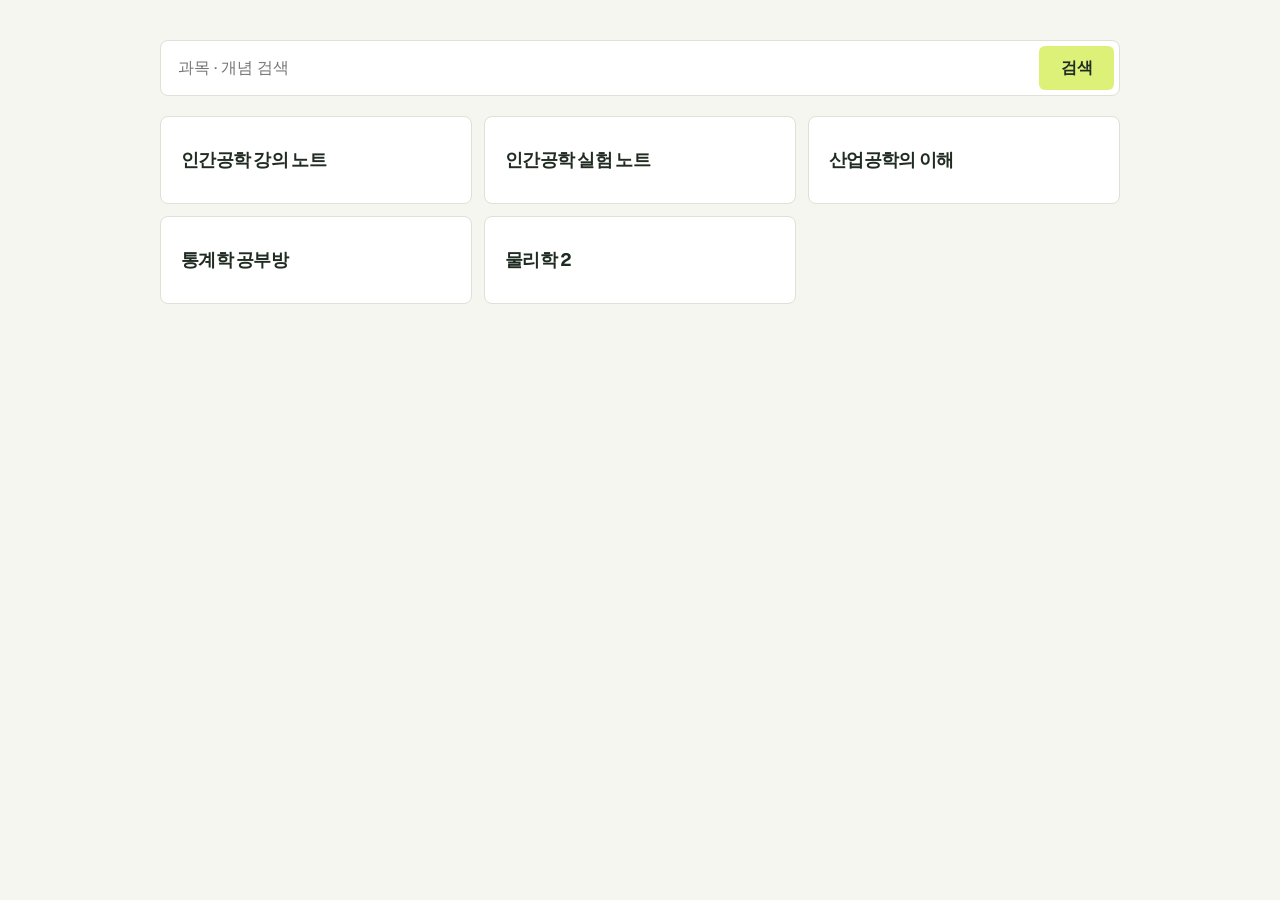
<file: index.html>
<!doctype html>
<html lang="ko">
<head>
  <meta charset="utf-8">
  <meta name="viewport" content="width=device-width,initial-scale=1">
  <meta name="theme-color" content="#f5f6ef">
  <meta name="description" content="인간공학, 산업공학, 통계학, 물리학 2">
  <title>과목</title>
  <link rel="stylesheet" href="./assets/home.css">
  <script src="./assets/catalog.js?v=20261124-physics" defer></script>
  <script src="./assets/search-index.js?v=20261124-5" defer></script>
  <script src="./assets/physics-search-index.js?v=20261124-physics" defer></script>
  <script src="./assets/home.js" defer></script>
</head>
<body>
  <a class="skip-link" href="#main">본문 바로가기</a>
  <main id="main" class="container">
    <h1 class="sr-only">과목</h1>
    <form id="search-form" role="search">
      <label for="study-search" class="sr-only">과목이나 개념 검색</label>
      <input id="study-search" type="search" placeholder="과목 · 개념 검색" autocomplete="off">
      <button type="submit">검색</button>
    </form>

    <section id="subjects" aria-label="과목">
      <div id="course-list" class="course-grid"></div>
      <noscript>
        <ul>
          <li><a href="./courses/human-factors/">인간공학 강의 노트</a></li>
          <li><a href="./courses/human-factors-lab/">인간공학 실험 노트</a></li>
          <li><a href="./courses/industrial-engineering/">산업공학의 이해</a></li>
          <li><a href="./courses/statistics/">통계학 공부방</a></li>
          <li><a href="./courses/physics-2/">물리학 2</a></li>
        </ul>
      </noscript>
    </section>

    <section id="search-results" aria-labelledby="results-title" hidden>
      <div class="results-header">
        <h2 id="results-title">검색 결과</h2>
        <button type="button" id="clear-search">검색어 지우기</button>
      </div>
      <p id="search-status" role="status"></p>
      <ul id="result-list"></ul>
    </section>
  </main>
</body>
</html>
</file>
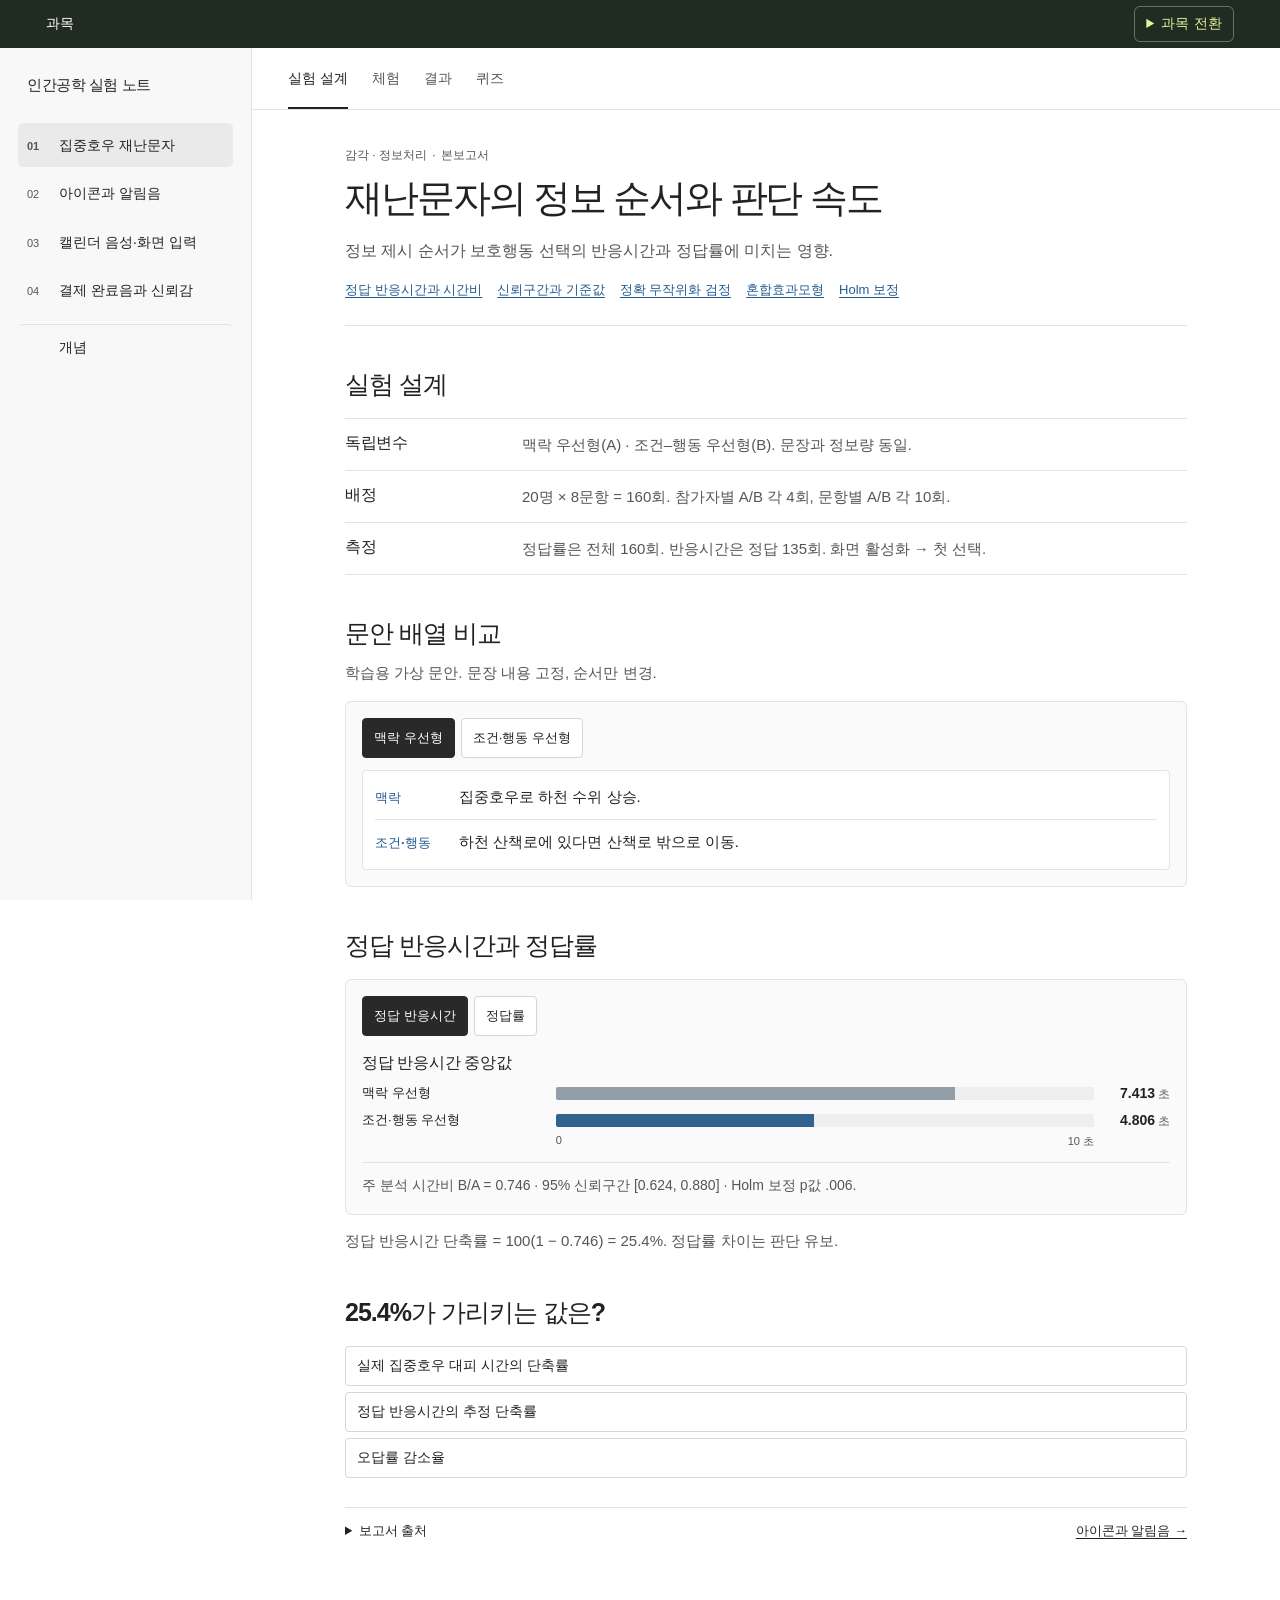
<file: courses/human-factors-lab/index.html>
<!doctype html>
<html lang="ko">
<head>
  <meta charset="utf-8">
  <meta name="viewport" content="width=device-width, initial-scale=1">
  <meta name="theme-color" content="#ffffff">
  <meta name="description" content="인간공학실험 보고서 4편과 실험 설계·분석 개념의 수식 노트">
  <title>인간공학 실험 노트 · 6조</title>
  <link rel="icon" href="data:image/svg+xml,%3Csvg xmlns='http://www.w3.org/2000/svg' viewBox='0 0 48 48'%3E%3Crect width='48' height='48' rx='11' fill='%232644f5'/%3E%3Cpath d='M8 25h9l4-10 6 19 4-9h9' stroke='white' fill='none' stroke-width='3' stroke-linecap='round' stroke-linejoin='round'/%3E%3C/svg%3E">
  <link rel="stylesheet" href="style.css">
  <script src="reports.js" defer></script>
  <script src="concepts.js" defer></script>
  <script src="study.js" defer></script>
  <link rel="stylesheet" href="../../assets/course-nav.css">
</head>
<body data-study-course="human-factors-lab">
  <a class="skip-link" href="#lesson">본문 바로가기</a>
  <div class="layout">
    <aside class="sidebar">
      <a class="brand" href="#alert">인간공학 실험 노트</a>
      <nav id="chapters" aria-label="학습 목차"></nav>
    </aside>
    <div class="workspace">
      <nav class="on-page" id="sections" aria-label="현재 페이지 목차"></nav>
      <main id="lesson" tabindex="-1"></main>
    </div>
  </div>
  <noscript>보고서와 개념 목차를 열려면 자바스크립트가 필요함.</noscript>
  <script defer src="../../assets/catalog.js?v=20261124-5"></script>
  <script defer src="../../assets/course-nav.js"></script>
</body>
</html>
</file>
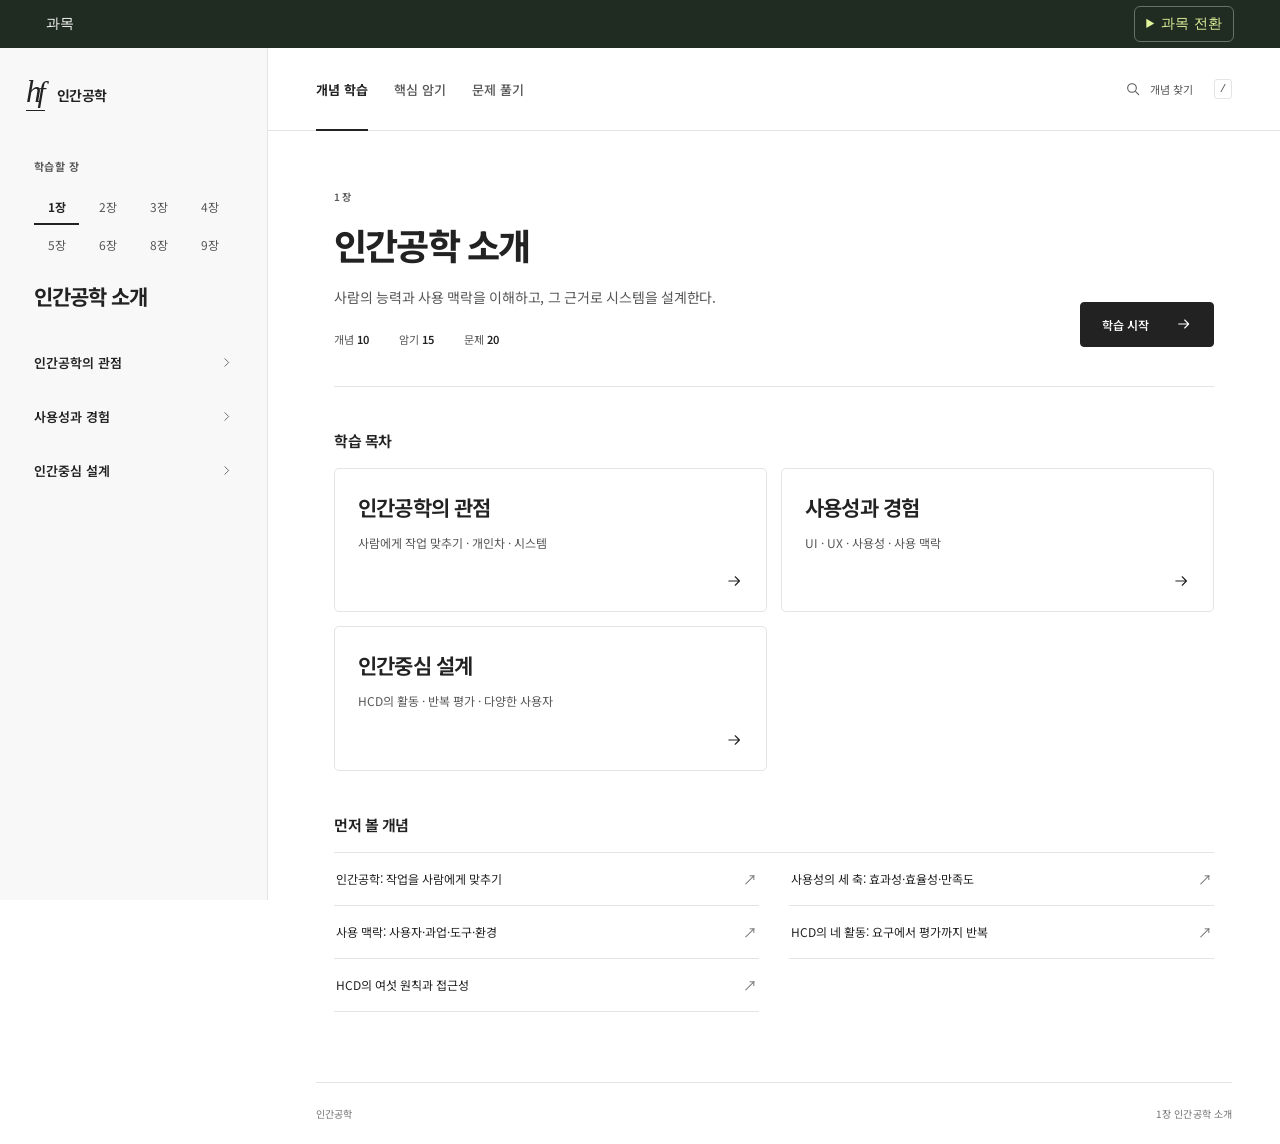
<file: courses/human-factors/index.html>
<!doctype html>
<html lang="ko">
<head>
  <meta charset="UTF-8">
  <meta name="viewport" content="width=device-width, initial-scale=1">
  <meta name="theme-color" content="#ffffff">
  <meta name="description" content="인간공학 개념 학습, 암기 카드와 연습문제.">
  <title>인간공학 · 학습 노트</title>
  <link rel="icon" href="./favicon.svg" type="image/svg+xml">
  <link rel="stylesheet" href="./style.css">
  <script defer src="./content.js"></script>
  <script defer src="./experiments.js"></script>
  <script defer src="./app.js"></script>
  <link rel="stylesheet" href="../../assets/course-nav.css">
</head>
<body data-study-course="human-factors">
  <a class="skip-link" href="#main">본문으로 건너뛰기</a>
  <aside class="sidebar" id="sidebar" aria-label="학습 목차">
    <a class="brand" href="#overview" aria-label="인간공학 첫 화면"><span class="brand-symbol" aria-hidden="true">h<span>f</span></span><span>인간공학</span></a>
    <nav class="chapter-switch" id="chapter-switch" aria-label="장 선택"></nav>
    <a class="chapter-title" id="chapter-title" href="#overview">인간공학 소개</a>
    <nav id="lesson-nav"></nav>
  </aside>
  <button class="sidebar-shade" id="sidebar-shade" aria-label="목차 닫기" hidden></button>
  <div class="workspace">
    <header class="topbar">
      <button class="icon-button mobile-menu" id="menu-toggle" aria-label="학습 목차 열기" aria-expanded="false"><svg viewBox="0 0 24 24"><path d="M4 6h16M4 12h16M4 18h16"/></svg></button>
      <nav class="view-tabs" aria-label="학습 방식"><a href="#overview" data-view="learn">개념 학습</a><a href="#memory" data-view="memory">핵심 암기</a><a href="#quiz" data-view="quiz">문제 풀기</a></nav>
      <button class="search-trigger" id="search-open" aria-label="개념 찾기"><svg viewBox="0 0 24 24"><circle cx="10.5" cy="10.5" r="6.5"/><path d="m16 16 4.5 4.5"/></svg><span>개념 찾기</span><kbd>/</kbd></button>
    </header>
    <main id="main" tabindex="-1"></main>
    <footer class="site-footer"><span>인간공학</span><span id="footer-chapter">1장 인간공학 소개</span></footer>
  </div>
  <dialog id="search-dialog" class="search-dialog"><form method="dialog" class="search-input-row"><svg viewBox="0 0 24 24"><circle cx="10.5" cy="10.5" r="6.5"/><path d="m16 16 4.5 4.5"/></svg><input id="search-input" type="search" placeholder="개념이나 용어 검색" aria-label="개념이나 용어 검색" autocomplete="off"><button class="icon-button" aria-label="검색 닫기">✕</button></form><div id="search-results"></div><div class="dialog-hint">Enter로 첫 결과 열기 <span>Esc로 닫기</span></div></dialog>
  <dialog id="figure-dialog" class="figure-dialog" aria-labelledby="figure-title"><form method="dialog"><button class="icon-button" aria-label="그림 닫기">✕</button></form><h2 id="figure-title"></h2><div class="figure-full-image"><img id="figure-full-image" alt=""></div></dialog>
  <div role="status" class="toast" id="toast"></div>
  <script defer src="../../assets/catalog.js?v=20261124-5"></script>
  <script defer src="../../assets/course-nav.js"></script>
</body>
</html>
</file>
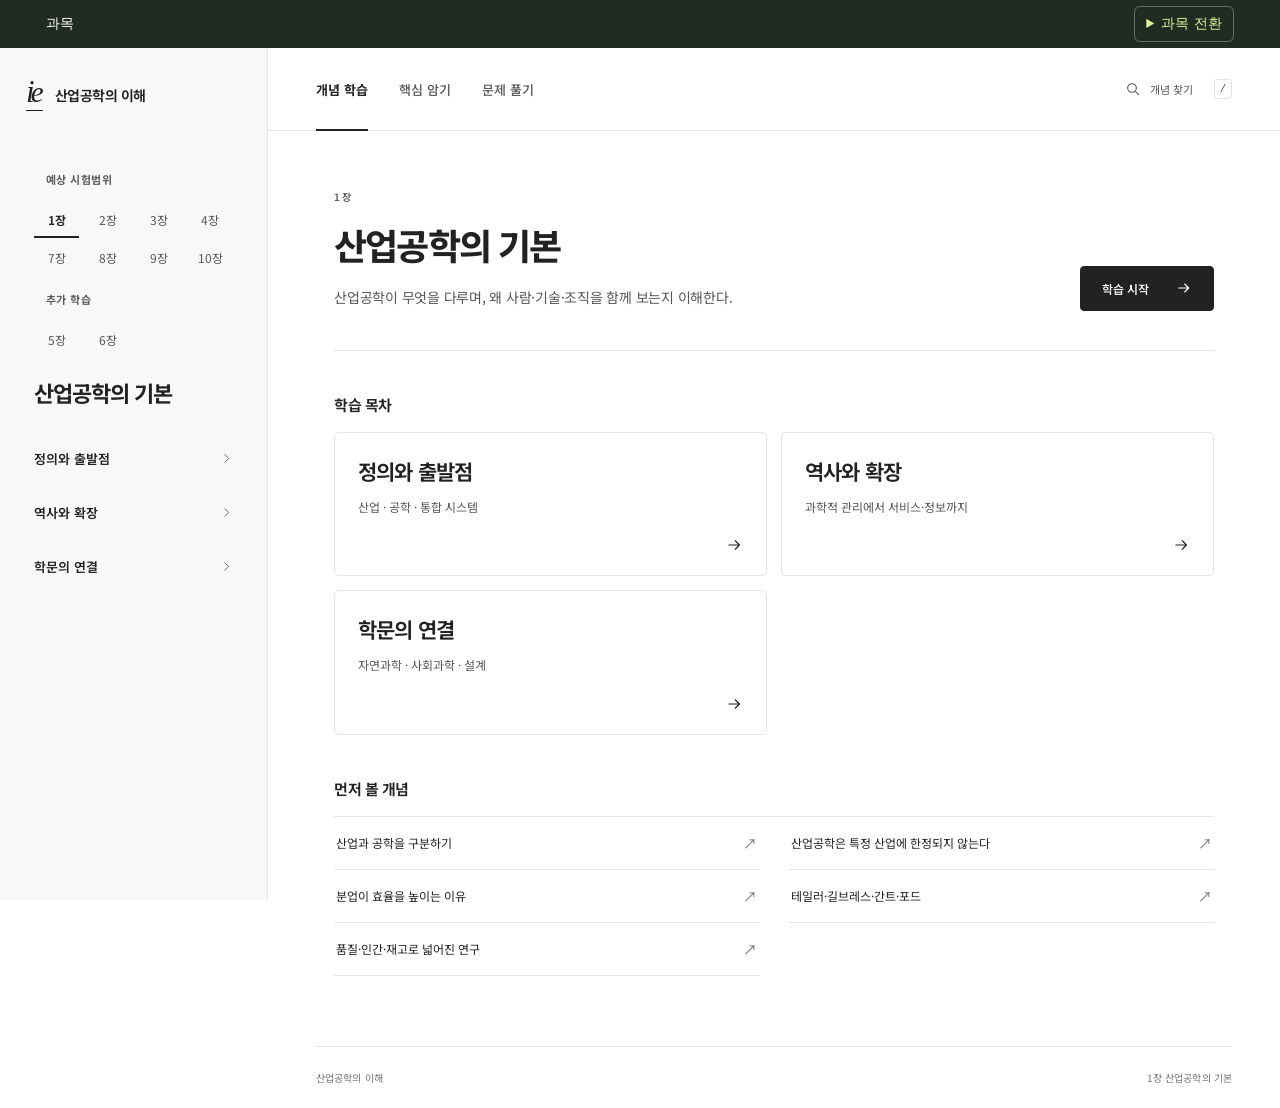
<file: courses/industrial-engineering/index.html>
<!doctype html>
<html lang="ko">
<head>
  <meta charset="UTF-8">
  <meta name="viewport" content="width=device-width, initial-scale=1">
  <meta name="theme-color" content="#ffffff">
  <meta name="description" content="산업공학의 이해 개념 설명, 핵심 암기 카드, 연습문제와 해설.">
  <title>산업공학의 이해</title>
  <link rel="icon" href="./favicon.svg" type="image/svg+xml">
  <link rel="stylesheet" href="./style.css?v=20261105-study">
  <script defer src="./content.js?v=20261105-study"></script>
  <script defer src="./study-visuals.js"></script>
  <script defer src="./app.js?v=20261105-study"></script>
  <link rel="stylesheet" href="../../assets/course-nav.css">
</head>
<body data-study-course="industrial-engineering">
  <a class="skip-link" href="#main">본문으로 건너뛰기</a>
  <aside class="sidebar" id="sidebar" aria-label="학습 목차">
    <a class="brand" href="#overview" aria-label="산업공학의 이해 첫 화면"><span class="brand-symbol" aria-hidden="true">i<span>e</span></span><span>산업공학의 이해</span></a>
    <nav class="chapter-switch" id="chapter-switch" aria-label="장 선택"></nav>
    <a class="chapter-title" id="chapter-title" href="#overview">인적자원관리</a>
    <nav id="lesson-nav"></nav>
  </aside>
  <button class="sidebar-shade" id="sidebar-shade" aria-label="목차 닫기" hidden></button>
  <div class="workspace">
    <header class="topbar">
      <button class="icon-button mobile-menu" id="menu-toggle" aria-label="학습 목차 열기" aria-expanded="false"><svg viewBox="0 0 24 24"><path d="M4 6h16M4 12h16M4 18h16"/></svg></button>
      <nav class="view-tabs" aria-label="학습 방식"><a href="#overview" data-view="learn">개념 학습</a><a href="#memory" data-view="memory">핵심 암기</a><a href="#quiz" data-view="quiz">문제 풀기</a></nav>
      <button class="search-trigger" id="search-open" aria-label="개념 찾기"><svg viewBox="0 0 24 24"><circle cx="10.5" cy="10.5" r="6.5"/><path d="m16 16 4.5 4.5"/></svg><span>개념 찾기</span><kbd>/</kbd></button>
    </header>
    <main id="main" tabindex="-1"></main>
    <footer class="site-footer"><span>산업공학의 이해</span><span id="footer-chapter">10장 인적자원관리</span></footer>
  </div>
  <dialog id="search-dialog" class="search-dialog"><form method="dialog" class="search-input-row"><svg viewBox="0 0 24 24"><circle cx="10.5" cy="10.5" r="6.5"/><path d="m16 16 4.5 4.5"/></svg><input id="search-input" type="search" placeholder="개념이나 용어 검색" aria-label="개념이나 용어 검색" autocomplete="off"><button class="icon-button" aria-label="검색 닫기">✕</button></form><div id="search-results"></div><div class="dialog-hint">Enter로 첫 결과 열기 <span>Esc로 닫기</span></div></dialog>
  <dialog id="figure-dialog" class="figure-dialog" aria-labelledby="figure-title"><form method="dialog"><button class="icon-button" aria-label="그림 닫기">✕</button></form><h2 id="figure-title"></h2><div class="figure-full-image"><img id="figure-full-image" alt=""></div></dialog>
  <div role="status" class="toast" id="toast"></div>
  <script defer src="../../assets/catalog.js?v=20261124-5"></script>
  <script defer src="../../assets/course-nav.js"></script>
</body>
</html>
</file>
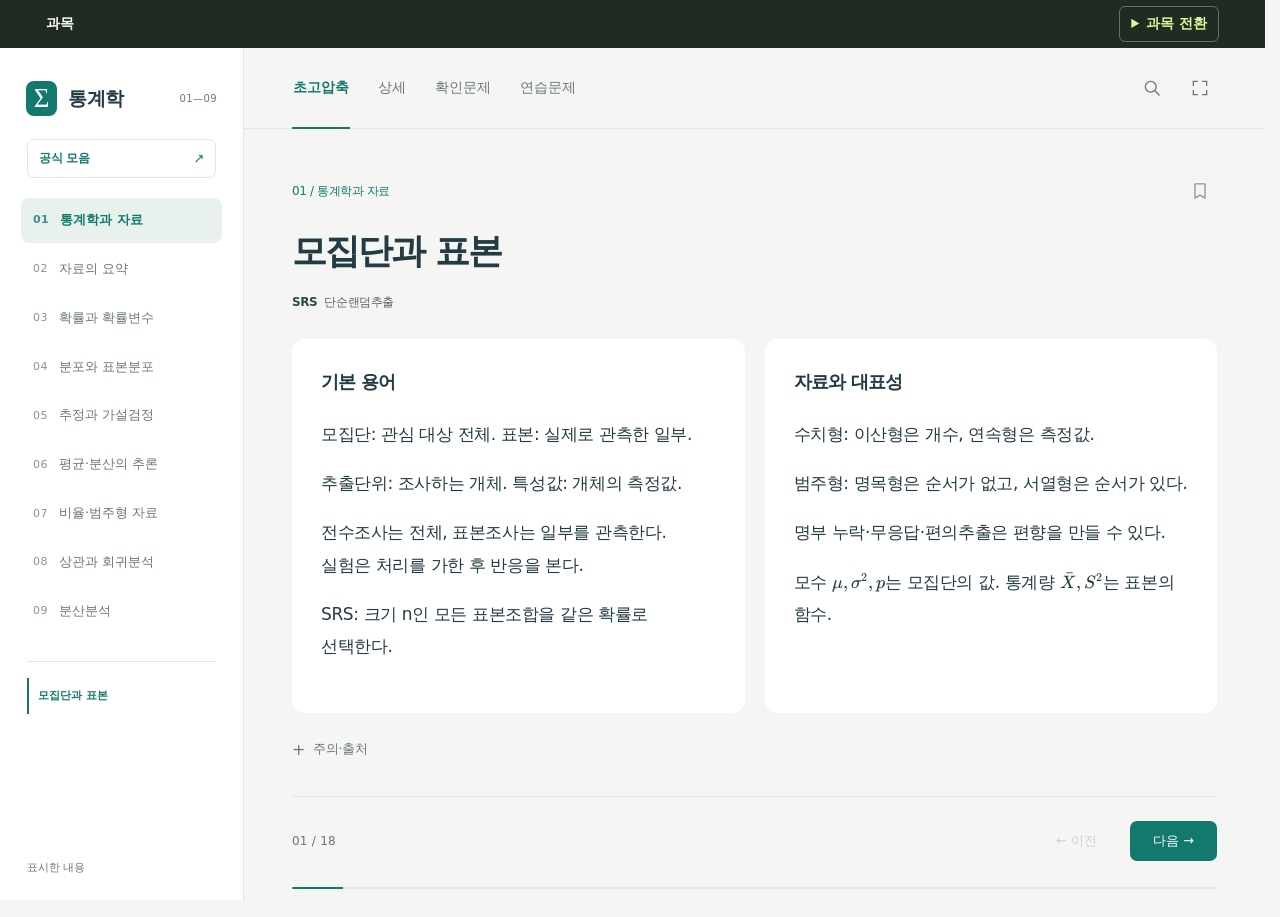
<file: courses/statistics/index.html>
<!doctype html>
<html lang="ko">
<head>
  <meta charset="utf-8">
  <meta name="viewport" content="width=device-width, initial-scale=1">
  <meta name="theme-color" content="#13796d">
  <meta name="description" content="통계학 1~9장 핵심 노트와 확인문제. 공식 모음, 통계표, 1~6(1) 범위의 기본 30제·심화 20제를 제공합니다.">
  <title>통계학 공부방</title>
  <link rel="icon" href="favicon.svg" type="image/svg+xml">
  <link rel="stylesheet" href="styles.css">
  <link rel="stylesheet" href="vendor/katex/katex.min.css">
  <link rel="stylesheet" href="math.css">
  <link rel="stylesheet" href="formulas.css">
  <script src="content.js" defer></script>
  <script src="practice.js" defer></script>
  <script src="advanced.js" defer></script>
  <script src="math-content.js" defer></script>
  <script src="terms.js" defer></script>
  <script src="app.js" defer></script>
  <link rel="stylesheet" href="../../assets/course-nav.css">
</head>
<body data-study-course="statistics">
  <a href="#lesson" class="skip-link">본문으로</a>
  <aside class="sidebar" id="sidebar">
    <a class="brand" href="#" id="home" aria-label="통계학 첫 주제"><span class="brand-symbol" aria-hidden="true">Σ</span>통계학<span class="edition">01—09</span></a>
    <a class="reference-link" href="formulas.html">공식 모음<span aria-hidden="true">↗</span></a>
    <nav id="chapters" aria-label="장 선택"></nav>
    <nav id="topics" class="topics" aria-label="주제 선택"></nav>
    <div class="sidebar-bottom"><button id="saved-open">표시한 내용 <span id="saved-count"></span></button></div>
  </aside>
  <div class="workspace">
    <header class="toolbar">
      <button class="icon-button menu-button" id="menu" aria-label="목차 열기" aria-expanded="false"><svg viewBox="0 0 24 24" aria-hidden="true"><path d="M4 6h16M4 12h16M4 18h16"/></svg></button>
      <div class="mode-tabs" role="tablist" aria-label="학습 모드"><button id="mode-ultra" role="tab" aria-selected="true" aria-controls="lesson" data-mode="ultra">초고압축</button><button id="mode-detail" role="tab" aria-selected="false" aria-controls="lesson" data-mode="detail" tabindex="-1">상세</button><button id="mode-quiz" role="tab" aria-selected="false" aria-controls="lesson" data-mode="quiz" tabindex="-1">확인문제</button><button id="mode-practice" role="tab" aria-selected="false" aria-controls="lesson" data-mode="practice" tabindex="-1">연습문제</button></div>
      <div class="toolbar-actions"><button class="icon-button" id="search-open" aria-label="검색"><svg viewBox="0 0 24 24" aria-hidden="true"><circle cx="10.5" cy="10.5" r="6.5"/><path d="m16 16 4.5 4.5"/></svg></button><button class="icon-button" id="focus" aria-label="집중 모드" aria-pressed="false"><svg viewBox="0 0 24 24" aria-hidden="true"><path d="M9 4H4v5m11-5h5v5M4 15v5h5m11-5v5h-5"/></svg></button></div>
    </header>
    <main id="lesson" tabindex="-1" aria-label="학습 내용"></main>
  </div>
  <button class="sidebar-shade" id="shade" aria-label="목차 닫기" hidden></button>
  <dialog id="search-dialog" aria-label="내용 검색"><div class="dialog-head"><input type="search" id="search-input" placeholder="내용 검색" aria-label="검색어"><button class="icon-button close-dialog" aria-label="닫기">✕</button></div><div id="search-results" class="result-list"></div></dialog>
  <dialog id="saved-dialog" aria-label="표시한 내용"><div class="dialog-head"><h2>표시한 내용</h2><button class="icon-button close-dialog" aria-label="닫기">✕</button></div><div id="saved-results" class="result-list"></div></dialog>
  <dialog id="tables-dialog" aria-label="통계표"><div class="dialog-head"><h2>통계표</h2><button class="icon-button close-dialog" aria-label="닫기">✕</button></div><div id="tables-content" class="statistics-tables"></div></dialog>
  
  <div class="sr-only" id="status" role="status" aria-live="polite"></div>
  <script defer src="../../assets/catalog.js?v=20261124-5"></script>
  <script defer src="../../assets/course-nav.js"></script>
</body>
</html>
</file>
<file: assets/home.css>
@import url("https://fonts.googleapis.com/css2?family=Geist:wght@400;500;600;700&display=swap");

:root {
  color-scheme: light;
  --bg: #f5f6ef;
  --ink: #202c22;
  --muted: #536050;
  --line: #dce2d5;
  --paper: #fff;
  --accent: #ddf179;
  --focus: #38602d;
}

*, *::before, *::after { box-sizing: border-box; }
[hidden] { display: none !important; }
html { scroll-padding-top: 24px; }
body {
  margin: 0;
  background: var(--bg);
  color: var(--ink);
  font: 16px/1.55 Geist, system-ui, "Malgun Gothic", sans-serif;
  word-break: keep-all;
  overflow-wrap: anywhere;
}
a { color: inherit; }
button, input { font: inherit; }
button { cursor: pointer; }
a:focus-visible, button:focus-visible, input:focus-visible {
  outline: 2px solid var(--focus);
  outline-offset: 4px;
}
.container { width: min(100% - 48px, 960px); margin-inline: auto; }
.sr-only, .skip-link:not(:focus) {
  position: absolute;
  width: 1px;
  height: 1px;
  overflow: hidden;
  clip-path: inset(50%);
  white-space: nowrap;
}
.skip-link:focus {
  position: absolute;
  z-index: 1;
  top: 8px;
  left: 8px;
  padding: 10px 14px;
  background: var(--paper);
}
main { padding: 40px 0; }
#search-form {
  display: flex;
  gap: 6px;
  width: 100%;
  padding: 5px;
  border: 1px solid var(--line);
  border-radius: 8px;
  background: #fff;
}
#study-search {
  width: 0;
  flex: 1;
  min-height: 44px;
  border: 0;
  border-radius: 4px;
  padding: 0 12px;
  color: var(--ink);
  background: #fff;
}
#search-form button {
  flex: none;
  min-width: 75px;
  border: 0;
  border-radius: 6px;
  background: var(--accent);
  color: var(--ink);
  font-weight: 700;
}
#search-form button:hover { background: #d0e768; }

#subjects, #search-results { margin-top: 20px; }
h2 { margin: 0; font-size: 18px; line-height: 1.45; letter-spacing: -.04em; }
.course-grid { display: grid; grid-template-columns: repeat(3, minmax(0, 1fr)); gap: 12px; }
.course-card {
  display: flex;
  align-items: center;
  padding: 20px;
  min-height: 88px;
  background: var(--paper);
  border: 1px solid var(--line);
  border-radius: 8px;
  text-decoration: none;
}
.course-card:hover { border-color: #7b9271; background: #fcfff7; }

.results-header { display: flex; align-items: baseline; justify-content: space-between; gap: 10px; }
#clear-search { border: 0; background: transparent; color: var(--focus); text-decoration: underline; }
#search-status { margin: 12px 0; color: var(--muted); }
#result-list { margin: 0; padding: 0; list-style: none; }
.result-link {
  display: flex;
  justify-content: space-between;
  align-items: baseline;
  gap: 12px;
  border-top: 1px solid var(--line);
  padding: 14px 4px;
  text-decoration: none;
}
.result-link:hover { background: #edf2e7; }
.result-title { font-size: 17px; font-weight: 600; }
.result-course { color: var(--muted); font-size: 13px; }

@media (max-width: 800px) {
  .container { width: calc(100% - 32px); }
  main { padding-top: 24px; }
  .course-grid { grid-template-columns: repeat(2, minmax(0, 1fr)); }
}
@media (max-width: 520px) {
  main { padding-top: 16px; }
  #search-form button { min-width: 58px; }
  .course-grid { grid-template-columns: 1fr; gap: 10px; }
  .course-card { min-height: 64px; padding: 16px; }
  .result-link { flex-direction: column; gap: 2px; }
}
</file>
<file: courses/human-factors-lab/style.css>
:root {
  color-scheme: light;
  --ink: #222;
  --muted: #565656;
  --line: #e3e3e3;
  --soft: #f6f6f6;
  --accent: #225a91;
  --nav-height: 62px;
  --sidebar-width: 252px;
  font-family: "Noto Sans KR", "Malgun Gothic", "Apple SD Gothic Neo", sans-serif;
  font-synthesis: none;
}

*, *::before, *::after { box-sizing: border-box; }
body { margin: 0; background: #fff; color: var(--ink); word-break: keep-all; overflow-wrap: anywhere; }
a { color: inherit; text-decoration: none; }
button, select, input { color: inherit; font: inherit; }
button, summary { cursor: pointer; }
button:focus-visible, a:focus-visible, select:focus-visible, summary:focus-visible, input:focus-visible { outline: 2px solid var(--accent); outline-offset: 3px; }
main:focus, section:focus { outline: none; }
h1, h2, h3, h4, p, dl, dd { margin: 0; }
.skip-link { position: fixed; top: 10px; left: 10px; z-index: 5; padding: 10px; background: white; transform: translateY(-150%); }
.skip-link:focus { transform: none; }

.layout { display: grid; grid-template-columns: var(--sidebar-width) minmax(0, 1fr); }
.sidebar {
  position: sticky;
  top: 0;
  height: 100dvh;
  padding: 28px 18px;
  background: #f8f8f8;
  border-right: 1px solid var(--line);
  overflow-y: auto;
}
.brand { display: inline-block; margin: 0 9px 28px; font-size: 15px; font-weight: 700; letter-spacing: -.03em; }
#chapters { display: grid; gap: 4px; }
.chapter {
  display: grid;
  grid-template-columns: 24px minmax(0, 1fr);
  gap: 8px;
  align-items: baseline;
  padding: 12px 9px;
  border-radius: 5px;
  font-size: 14px;
  line-height: 1.45;
}
.chapter:hover { background: #eee; }
.chapter.selected { background: #eaeaea; font-weight: 700; }
.chapter-number { color: var(--muted); font-size: 11px; font-variant-numeric: tabular-nums; }
.chapter-concepts { display: block; margin-top: 8px; padding-left: 41px; border-top: 1px solid var(--line); }
.on-page {
  display: flex;
  gap: 24px;
  position: sticky;
  top: 0;
  z-index: 2;
  height: var(--nav-height);
  border-bottom: 1px solid var(--line);
  padding-inline: 36px;
  background: #fff;
}
.on-page button, .on-page a {
  border: 0;
  border-bottom: 2px solid transparent;
  background: transparent;
  color: var(--muted);
  padding: 2px 0 0;
  white-space: nowrap;
  font-size: 14px;
}
.on-page a { display: flex; align-items: center; }
.on-page :is(button, a):hover { color: var(--ink); }
.on-page [aria-current] { border-bottom-color: var(--ink); color: var(--ink); font-weight: 700; }
#lesson { max-width: 930px; margin-inline: auto; padding: 37px 44px 68px; }
.lesson-heading { border-bottom: 1px solid var(--line); padding-bottom: 23px; }
.report-type { color: var(--muted); font-size: 12px; }
.report-type span { margin-inline: 2px; }
h1 { margin: 8px 0 12px; font-size: clamp(27px, 3vw, 39px); line-height: 1.35; letter-spacing: -.055em; }
.intro { color: var(--muted); font-size: 16px; line-height: 1.85; }
.section { margin-top: 40px; scroll-margin-top: calc(var(--nav-height) + 19px); }
.section-head { margin-bottom: 15px; }
h2 { font-size: clamp(20px, 2.1vw, 25px); line-height: 1.48; letter-spacing: -.04em; }
h3, dt { font-size: 16px; font-weight: 700; line-height: 1.5; letter-spacing: -.02em; }
.section-head > p, .design-grid dd, .plan-grid p, .interpretation {
  color: var(--muted);
  font-size: 15px;
  line-height: 1.8;
}
.section-head > p { margin-top: 7px; }
.related-concepts { display: flex; flex-wrap: wrap; gap: 7px 15px; margin-top: 14px; }
.related-concepts a, .reference { color: var(--accent); font-size: 13px; line-height: 1.7; text-decoration: underline; text-underline-offset: 3px; }
.related-concepts a:hover, .reference:hover { color: var(--ink); }
.concept-index { display: grid; grid-template-columns: 1fr 1fr; column-gap: 23px; padding: 0; margin: 0; list-style: none; }
.concept-index a { display: block; padding: 12px 5px; border-bottom: 1px solid var(--line); font-size: 15px; line-height: 1.6; }
.concept-index a:hover { background: var(--soft); }
.concept-page .section { margin-top: 28px; }
.equations { border-top: 1px solid var(--line); margin-top: 11px; }
.equations > div { display: grid; grid-template-columns: 135px minmax(0, 1fr); gap: 12px; align-items: baseline; padding: 11px 8px; border-bottom: 1px solid var(--line); }
.equations dt { font-size: 14px; }
.formula-line { font-family: "Cambria Math", "STIX Two Math", "Malgun Gothic", serif; font-size: 17px; line-height: 1.65; font-variant-numeric: tabular-nums; }
.formula-line sub, .formula-line sup { font-size: .72em; line-height: 0; }
.report-locator { color: var(--muted); font-size: 13px; margin-top: 6px; }
.formula-examples { margin: 11px 0 0; padding-left: 22px; }
.formula-examples li + li { margin-top: 4px; }
.concept-reading { margin-top: 11px; padding-left: 12px; border-left: 2px solid var(--line); color: var(--muted); font-size: 15px; line-height: 1.75; }
.worked-steps { margin: 9px 0 0; padding-left: 22px; }
.worked-steps > li { padding: 8px 0 9px 4px; }
.worked-steps > li::marker { color: var(--accent); font-weight: 700; }
.worked-steps p { margin-top: 4px; font-size: 15px; line-height: 1.8; }
.worked-steps .formula-line { display: block; margin-top: 4px; color: #203f5e; }
.table-scroll { margin-top: 18px; overflow-x: auto; }
.table-scroll:focus-visible { outline: 2px solid var(--accent); outline-offset: 2px; }
.data-table { border-collapse: collapse; width: 100%; font-variant-numeric: tabular-nums; }
.data-table caption { text-align: left; color: var(--muted); font-size: 13px; margin-bottom: 6px; }
.data-table th, .data-table td { padding: 8px 10px; border-bottom: 1px solid var(--line); text-align: left; vertical-align: top; font-size: 14px; line-height: 1.6; }
.data-table thead { background: var(--soft); }
.data-table tbody th { white-space: nowrap; font-weight: 650; }
.findings { margin-top: 20px; }
.concept-end { margin-top: 25px; padding-top: 12px; border-top: 1px solid var(--line); }
.concept-end .related-concepts { margin-top: 0; }
.reference { display: inline-block; margin-top: 8px; }
.design-grid, .plan-grid { border-top: 1px solid var(--line); }
.design-grid > div, .plan-grid > div { padding-block: 12px; border-bottom: 1px solid var(--line); }
.design-grid > div { display: grid; grid-template-columns: 165px minmax(0, 1fr); gap: 12px; }
.plan-grid p { margin-top: 4px; }

.demo, .chart { border: 1px solid var(--line); background: #fafafa; border-radius: 6px; padding: 16px; }
.choices { display: flex; flex-wrap: wrap; gap: 6px; }
.choices button, .answer {
  border: 1px solid #d6d6d6;
  background: #fff;
  border-radius: 4px;
  min-height: 40px;
  padding: 7px 11px;
  font-size: 13px;
}
.choices button[aria-pressed=true] { background: #292929; border-color: #292929; color: #fff; font-weight: 700; }
.choices button[aria-pressed=false]:hover, .answer:hover { border-color: #797979; }
.message, .timeline {
  margin-top: 12px;
  border: 1px solid var(--line);
  border-radius: 4px;
  background: white;
  padding: 4px 12px;
}
.message > div { display: grid; grid-template-columns: 74px minmax(0, 1fr); gap: 10px; align-items: baseline; padding: 10px 0; }
.message > div + div { border-top: 1px solid var(--line); }
.message span, .timeline b { color: var(--accent); font-weight: 700; font-size: 13px; }
.message p { font-size: 15px; line-height: 1.65; }
.timeline { display: flex; align-items: center; gap: 12px; padding: 12px; }
.timeline > div { flex: 1 1 0; display: grid; gap: 4px; }
.timeline b { font-size: 16px; font-variant-numeric: tabular-nums; }
.timeline div span { font-size: 13px; line-height: 1.5; }
.timeline-line { flex: 0 1 50px; height: 1px; background: #b5b5b5; }
.fields { border: 0; padding: 0; margin: 13px 0 0; }
.fields legend { font-size: 14px; padding: 0 0 8px; }
.fields > div { display: flex; flex-wrap: wrap; gap: 7px; }
.fields label {
  display: flex;
  align-items: center;
  gap: 6px;
  padding: 7px 9px;
  min-height: 40px;
  border: 1px solid var(--line);
  border-radius: 4px;
  background: white;
  font-size: 13px;
  cursor: pointer;
}
.fields input { width: 17px; height: 17px; accent-color: var(--accent); margin: 0; }
.formula { display: block; margin-top: 12px; font-size: 15px; }
.formula strong { color: var(--accent); }
.sound-controls { display: grid; grid-template-columns: repeat(3, minmax(0, 1fr)) auto; gap: 10px; align-items: end; }
.sound-controls label { font-size: 13px; font-weight: 700; }
.sound-controls select { display: block; margin-top: 5px; width: 100%; min-height: 43px; padding: 7px; border: 1px solid #d6d6d6; border-radius: 4px; background: white; font-size: 14px; }
.primary { min-height: 43px; padding: 8px 13px; border: 1px solid #292929; border-radius: 4px; background: #292929; color: white; font-size: 14px; }
.primary:hover { background: #414141; }
.audio-status { font-size: 13px; color: var(--muted); margin-top: 9px; }
.audio-status:empty { margin: 0; }

#plot h3 { margin: 15px 0 9px; }
.bar-group { padding: 7px 0 10px; }
.bar-group + .bar-group { border-top: 1px solid var(--line); }
.bar-group h4 { font-size: 13px; font-weight: 700; color: var(--muted); }
.bar-row { display: grid; grid-template-columns: minmax(105px, 23%) minmax(0, 1fr) 68px; gap: 8px; align-items: center; margin-top: 9px; font-size: 13px; }
.bar-row strong { text-align: right; font-size: 14px; font-variant-numeric: tabular-nums; }
.bar-row strong small { margin-left: 3px; color: var(--muted); }
.bar-track { background: #eee; height: 13px; border-radius: 2px; overflow: hidden; }
.bar-fill { display: block; width: var(--bar-width); height: 100%; background: #939da8; }
.fill-1 { background: #32628e; }
.fill-2 { background: #5a738b; }
.axis { display: flex; justify-content: space-between; margin: 5px 76px 0 calc(max(105px, 23%) + 8px); font-size: 11px; color: var(--muted); }
.plot-note { margin-top: 13px; border-top: 1px solid var(--line); padding-top: 10px; color: var(--muted); font-size: 14px; line-height: 1.75; }
.interpretation { margin-top: 12px; }
#answers { display: grid; gap: 6px; }
.answer { text-align: left; font-size: 14px; line-height: 1.5; }
.answer[aria-pressed=true] { border-color: #797979; background: var(--soft); }
.answer.correct { border-color: #63836e; background: #ecf4ee; }
.feedback { margin-top: 9px; font-size: 14px; line-height: 1.65; color: var(--muted); }
.feedback:empty { margin: 0; }
.feedback.success { color: #246340; }
.endnotes { display: grid; grid-template-columns: minmax(0, 1fr) auto; gap: 12px; align-items: start; margin-top: 29px; padding-top: 14px; border-top: 1px solid var(--line); font-size: 13px; }
.endnotes p { color: var(--muted); font-size: 12px; line-height: 1.65; margin-top: 5px; }
.endnotes a { text-decoration: underline; text-underline-offset: 3px; }

@media (max-width: 950px) {
  :root { --sidebar-width: 208px; }
  .sidebar { padding-inline: 11px; }
  .on-page { padding-inline: 26px; gap: 19px; }
  #lesson { padding-inline: 28px; }
}

@media (max-width: 690px) {
  :root { --nav-height: 49px; }
  .layout { display: block; }
  .sidebar { position: static; height: auto; padding: 13px 15px 8px; border-right: 0; border-bottom: 1px solid var(--line); }
  .brand { margin: 0 4px 8px; font-size: 14px; }
  #chapters { grid-template-columns: repeat(2, minmax(0, 1fr)); gap: 3px; }
  .chapter { padding: 6px 4px; grid-template-columns: 19px minmax(0, 1fr); gap: 4px; font-size: 12px; min-height: 32px; }
  .chapter-concepts { grid-column: 1 / -1; margin-top: 2px; padding-left: 27px; }
  .on-page { padding-inline: 16px; gap: 0; justify-content: space-between; }
  .on-page button, .on-page a { font-size: 12px; }
  #lesson { padding: 24px 17px 43px; }
  .lesson-heading { padding-bottom: 17px; }
  .section { margin-top: 29px; }
  .concept-index { grid-template-columns: 1fr; }
  .equations > div { grid-template-columns: 1fr; gap: 3px; padding-inline: 2px; }
  .formula-line { font-size: 15px; }
  .data-table th, .data-table td { padding: 7px 5px; font-size: 12px; }
  .design-grid > div { grid-template-columns: 1fr; gap: 3px; }
  .demo, .chart { padding: 11px; }
  .sound-controls { grid-template-columns: repeat(3, minmax(0, 1fr)); gap: 6px; }
  .sound-controls .primary { grid-column: 1 / -1; }
  .bar-row { grid-template-columns: minmax(82px, 25%) minmax(0, 1fr) 54px; gap: 5px; font-size: 12px; }
  .bar-row strong { font-size: 12px; }
  .axis { margin-inline: calc(max(82px, 25%) + 5px) 59px; }
}
</file>
<file: assets/course-nav.css>
body[data-study-course] { --study-hub-nav-height: 48px; }

.study-hub-nav {
  position: sticky;
  top: 0;
  z-index: 100;
  min-height: var(--study-hub-nav-height);
  display: flex;
  justify-content: space-between;
  align-items: center;
  padding: 0 clamp(16px, 4vw, 46px);
  background: #202c22;
  color: #fff;
  font: 600 14px/1.4 system-ui, "Malgun Gothic", sans-serif;
  letter-spacing: 0;
  text-align: left;
  word-break: keep-all;
}

.study-hub-nav a {
  display: block;
  color: inherit;
  text-decoration: none;
}

.study-hub-nav a:focus-visible, .study-hub-nav summary:focus-visible {
  outline: 2px solid #8eb62c;
  outline-offset: 3px;
}

.study-hub-nav .study-hub-home { padding: 12px 0; }
.study-hub-nav .study-hub-home:hover { color: #ddf28c; }
.study-hub-nav details { position: relative; }
.study-hub-nav summary {
  padding: 7px 11px;
  color: #e2f49c;
  border: 1px solid #677265;
  border-radius: 6px;
  cursor: pointer;
}

.study-hub-nav ul {
  position: absolute;
  top: 100%;
  right: 0;
  width: max-content;
  max-width: calc(100vw - 32px);
  margin: 8px 0 0;
  padding: 6px;
  border: 1px solid #d7ddd3;
  border-radius: 8px;
  background: #fff;
  color: #202c22;
  box-shadow: 0 12px 32px #19291a2b;
  list-style: none;
}

.study-hub-nav li { display: block; margin: 0; padding: 0; }
.study-hub-nav li a { padding: 9px 12px; border-radius: 5px; }
.study-hub-nav li a:hover, .study-hub-nav li a[aria-current] { background: #e8f0e3; }

body[data-study-course] .sidebar,
body[data-study-course] .topbar,
body[data-study-course="statistics"] .toolbar,
body[data-study-course] .reader-bar { top: var(--study-hub-nav-height); }

body[data-study-course] .sidebar {
  max-height: calc(100dvh - var(--study-hub-nav-height));
}

@media print {
  .study-hub-nav { display: none; }
}
</file>
<file: courses/human-factors/style.css>
@import url('https://fonts.googleapis.com/css2?family=Noto+Sans+KR:wght@400;450;500;550;600;650;700;750;800&display=swap');
:root{--bg:#fafafa;--paper:#ffffff;--ink:#272727;--secondary:#646464;--muted:#787878;--line:#e4e4e4;--soft:#f0f0f0;--sidebar:268px;--reading-size:17px;font-family:'Noto Sans KR','Malgun Gothic',sans-serif;color:var(--ink);background:var(--bg);font-synthesis:none;-webkit-font-smoothing:antialiased}
*{box-sizing:border-box}body{margin:0}button,input,textarea{font:inherit}button,a,input,textarea{-webkit-tap-highlight-color:transparent}button,a{touch-action:manipulation}button{color:inherit;cursor:pointer}a{color:inherit;text-decoration:none}button{background:none;border:0}button:disabled{opacity:.4;cursor:not-allowed}button:focus-visible,a:focus-visible,summary:focus-visible{outline:2px solid var(--ink);outline-offset:5px}input:focus-visible,textarea:focus-visible{outline:2px solid var(--ink);outline-offset:2px}::selection{background:#dedede;color:#181818}svg{width:20px;height:20px;fill:none;stroke:currentColor;stroke-width:1.6;stroke-linecap:round;stroke-linejoin:round;flex-shrink:0}p{word-break:keep-all;overflow-wrap:anywhere}h1,h2,h3,p{margin-top:0}[hidden]{display:none!important}.skip-link{position:fixed;left:20px;top:-60px;z-index:100;background:var(--ink);color:white;padding:12px}.skip-link:focus{top:12px}
.sidebar{position:fixed;inset:0 auto 0 0;width:var(--sidebar);display:flex;flex-direction:column;background:#f4f4f4;border-right:1px solid var(--line);padding:32px 22px 20px;z-index:30}.brand{display:flex;align-items:center;gap:12px;font-size:14px;font-weight:650;letter-spacing:-.5px;margin:0 4px 48px}.brand-symbol{font:italic 31px/.8 Georgia,serif;letter-spacing:-4px;border-bottom:1.5px solid;padding:0 3px 5px 0}.brand-symbol span{font-size:29px}.chapter-label{font-size:10px;letter-spacing:1.8px;color:var(--secondary);margin:0 12px 9px;font-weight:600}.chapter-title{font-size:22px;font-weight:700;letter-spacing:-1px;margin:0 12px 28px}#lesson-nav{overflow-y:auto;flex:1;scrollbar-width:thin;scrollbar-color:#d7d7d7 transparent;margin:0 -6px;padding:0 6px}.nav-group{margin-bottom:9px}.group-toggle{width:100%;display:flex;align-items:center;text-align:left;gap:11px;padding:13px 12px;border-radius:5px;font-size:13px;font-weight:600}.group-toggle:hover{background:#ebebeb}.group-number{font-size:10px;font-weight:500;color:var(--secondary);font-variant-numeric:tabular-nums}.group-toggle>svg{margin-left:auto;width:13px;height:13px;color:var(--secondary);transition:transform .2s}.nav-group.open .group-toggle>svg{transform:rotate(90deg)}.lesson-links{display:none;margin:2px 0 14px 23px;border-left:1px solid #e0e0e0}.nav-group.open .lesson-links{display:block}.lesson-link{display:flex;gap:8px;padding:8px 10px 8px 14px;font-size:11px;line-height:1.65;color:var(--secondary);position:relative;word-break:keep-all}.lesson-link:hover{color:var(--ink);background:#ebebeb}.lesson-link.active{font-weight:650;color:var(--ink);background:#e8e8e8}.lesson-link.active:before{content:'';position:absolute;left:-1px;top:0;bottom:0;width:2px;background:var(--ink)}.text-button{padding:0;font-size:inherit}.text-button:hover{text-decoration:underline}.workspace{margin-left:var(--sidebar);min-height:100vh}.topbar{height:83px;display:flex;align-items:center;justify-content:space-between;padding:0 48px;gap:20px;border-bottom:1px solid var(--line);background:var(--bg);position:sticky;top:0;z-index:20}.view-tabs{align-self:stretch;display:flex;gap:31px}.view-tabs>a{position:relative;display:flex;align-items:center;font-size:13px;color:var(--secondary);font-weight:500;white-space:nowrap}.view-tabs>a.active{color:var(--ink);font-weight:700}.view-tabs>a.active:after{content:'';height:2px;background:var(--ink);position:absolute;bottom:-1px;left:0;right:0}.search-trigger{display:flex;align-items:center;gap:9px;font-size:11px;color:var(--secondary);padding:8px 0}.search-trigger svg{width:16px;height:16px}.search-trigger kbd{font:11px inherit;border:1px solid var(--line);border-radius:3px;width:18px;height:20px;margin-left:12px;display:grid;place-items:center}.mobile-menu{display:none!important}.icon-button{height:34px;width:34px;display:inline-flex;align-items:center;justify-content:center;border-radius:4px;flex-shrink:0}.icon-button:hover{background:var(--soft)}#main{max-width:1056px;margin:0 auto;padding:58px 66px 70px;min-height:calc(100vh - 156px);outline:none}.eyebrow{font-size:10px;letter-spacing:1.6px;font-weight:600;color:var(--secondary);margin-bottom:15px}.page-title{font-size:36px;font-weight:750;letter-spacing:-1.8px;line-height:1.4;margin:0 0 16px;word-break:keep-all}.page-description{color:var(--secondary);font-size:14px;line-height:1.8;letter-spacing:-.25px;margin-bottom:32px}.overview-header{padding:0 0 39px;border-bottom:1px solid var(--line);display:flex;align-items:flex-end;justify-content:space-between;gap:22px}.overview-header .page-description{margin-bottom:0}.primary-button{display:inline-flex;align-items:center;justify-content:center;gap:27px;background:var(--ink);color:#ffffff;border:1px solid var(--ink);padding:13px 21px;border-radius:4px;font-size:12px;font-weight:550;white-space:nowrap;min-height:45px}.primary-button:hover{background:#424242}.primary-button svg,.outline-button svg{width:16px;height:16px}.outline-button{border:1px solid #dadada;border-radius:4px;padding:10px 16px;font-size:12px;display:inline-flex;gap:14px;align-items:center;justify-content:center;min-height:40px}.outline-button:hover{background:var(--soft)}.overview-meta{display:flex;gap:27px;margin-top:20px;font-size:11px;color:var(--secondary)}.overview-meta strong{color:var(--ink);font-weight:600;margin-right:3px}.section-heading{display:flex;justify-content:space-between;align-items:baseline;margin:43px 0 17px;gap:15px}.section-heading h2{font-size:15px;font-weight:650;letter-spacing:-.5px;margin:0}.section-heading>span,.small-note{font-size:11px;color:var(--secondary)}.group-grid{display:grid;grid-template-columns:1fr 1fr;gap:14px}.group-card{border:1px solid var(--line);border-radius:5px;background:var(--paper);padding:23px 23px 20px;transition:border-color .2s,transform .2s;min-width:0}.group-card:hover{border-color:#929292;transform:translateY(-2px)}.card-top{display:flex;justify-content:space-between;align-items:center;font-size:10px;color:var(--secondary);font-variant-numeric:tabular-nums;letter-spacing:.3px}.card-top .card-number{font-size:12px;color:var(--ink);border-bottom:1px solid var(--ink);padding-bottom:3px}.group-card h3{font-size:21px;font-weight:650;letter-spacing:-.8px;margin:23px 0 10px}.group-card p{font-size:12px;color:var(--secondary);line-height:1.8;margin:0 0 24px;min-height:22px}.card-bottom{display:flex;justify-content:space-between;align-items:center;font-size:10px;color:var(--secondary)}.card-bottom svg{width:17px;color:var(--ink)}.priority-list{display:grid;grid-template-columns:1fr 1fr;column-gap:30px;border-top:1px solid var(--line)}.priority-link{display:flex;align-items:center;gap:13px;border-bottom:1px solid var(--line);padding:16px 2px;font-size:12px;min-width:0}.priority-link:hover .priority-title{text-decoration:underline;text-underline-offset:4px}.priority-link .priority-number{font-size:10px;font-variant-numeric:tabular-nums;color:var(--secondary);flex-shrink:0}.priority-title{flex:1;word-break:keep-all;line-height:1.6}.priority-link>span:last-child{color:var(--muted);font-size:14px}.overview-priority-note{font-size:10px;color:var(--secondary);margin:12px 0 0}.site-footer{border-top:1px solid var(--line);display:flex;justify-content:space-between;gap:15px;margin:0 48px;padding:23px 0;font-size:10px;letter-spacing:.1px;color:var(--muted)}.lesson-heading{padding-bottom:28px;border-bottom:1px solid var(--line);margin-bottom:30px}.lesson-heading h1{font-size:30px;line-height:1.5;letter-spacing:-1.2px;font-weight:700;margin:0 0 14px;word-break:keep-all}.reading-body{font-size:var(--reading-size);line-height:1.95;letter-spacing:-.3px}.reading-body p{margin:0 0 24px}.reading-body strong{font-weight:700}.reading-body ul,.reading-body ol{padding-left:23px;margin:0 0 26px}.reading-body li{padding-left:5px;margin-bottom:12px;word-break:keep-all}.reading-body .table-wrap{max-width:100%;overflow:auto;margin:28px 0 30px;border-top:1px solid #9d9d9d;border-bottom:1px solid var(--line);scrollbar-width:thin}.reading-body table{border-collapse:collapse;width:100%;text-align:left;font-size:calc(var(--reading-size) - 3px);line-height:1.8;word-break:keep-all}.reading-body th,.reading-body td{padding:15px 16px;border-bottom:1px solid var(--line);vertical-align:top;min-width:90px}.reading-body th{background:#f1f1f1;font-weight:600;color:var(--ink)}.reading-body td{color:#444444}.reading-body tr:last-child td{border-bottom:0}.reading-body td:first-child{font-weight:550;color:var(--ink)}.reading-body table th:first-child,.reading-body table td:first-child{padding-left:17px}.reading-body table th:last-child,.reading-body table td:last-child{padding-right:17px}.reading-body .flow-line{border-left:2px solid var(--ink);padding:14px 20px;background:#f1f1f1;font-size:calc(var(--reading-size) - 1px);line-height:1.9;margin:28px 0}.source-figure{margin:24px 0 30px;border:1px solid var(--line);border-radius:4px;padding:0 18px}.source-figure summary{cursor:pointer;padding:14px 0;font-size:12px}.source-figure img{width:100%;height:auto;margin:8px 0 14px}.source-figure figcaption{font-size:10px;color:var(--secondary);padding:0 0 16px;line-height:1.6}.figure-networks{display:grid;grid-template-columns:repeat(5,1fr);border:1px solid var(--line);border-radius:4px;margin:28px 0}.network-item{text-align:center;padding:16px 3px;font-size:11px;color:var(--secondary)}.network-item svg{width:100%;height:82px;max-width:115px;stroke:#464646;stroke-width:1.4}.network-item svg circle{fill:var(--bg);stroke-width:1.7}textarea::placeholder{color:var(--muted)}.lesson-pagination{border-top:1px solid var(--line);margin-top:35px;padding-top:26px;display:grid;grid-template-columns:1fr 1fr;gap:22px}.lesson-pagination a{font-size:12px;line-height:1.8;word-break:keep-all}.lesson-pagination a:last-child{text-align:right}.lesson-pagination a:hover{text-decoration:underline;text-underline-offset:4px}.lesson-pagination span{display:block;font-size:10px;color:var(--secondary);margin-bottom:7px}
.subheader{display:flex;align-items:center;justify-content:space-between;border-top:1px solid var(--line);border-bottom:1px solid var(--line);padding:16px 0;margin:31px 0 23px;gap:15px}.filter-tabs{display:flex;align-items:center;gap:7px;flex-wrap:wrap}.filter-tabs button{font-size:11px;color:var(--secondary);border-radius:4px;padding:7px 11px;white-space:nowrap}.filter-tabs button.active{background:var(--ink);color:white}.filter-tabs button:not(.active):hover{background:var(--soft)}.filter-tabs button span{margin-left:5px;font-size:10px;opacity:.7}.subheader>.text-button{font-size:10px;white-space:nowrap;color:var(--secondary)}.memory-count{font-size:11px;color:var(--secondary);margin-top:-14px}.memory-list{border-top:1px solid var(--line)}.memory-item{border-bottom:1px solid var(--line)}.memory-item summary{list-style:none;display:flex;align-items:center;gap:16px;cursor:pointer;padding:21px 0}.memory-item summary::-webkit-details-marker{display:none}.memory-index{font-size:10px;font-variant-numeric:tabular-nums;color:var(--secondary);width:18px;flex-shrink:0}.memory-question{font-size:14px;line-height:1.7;flex:1;word-break:keep-all}.memory-size{font-size:10px;color:var(--secondary);padding:3px 7px;border:1px solid var(--line);border-radius:3px;white-space:nowrap}.memory-item summary svg{height:15px;width:15px;color:var(--secondary);transition:transform .15s}.memory-item[open] summary svg{transform:rotate(180deg)}.memory-answer{margin:0 0 23px 34px;padding:20px 23px;background:#f0f0f0;border-radius:4px}.memory-answer p{font-size:15px;line-height:1.9;margin-bottom:18px}.memory-known{display:flex;align-items:center;gap:8px;font-size:11px;cursor:pointer;width:fit-content}.memory-known input{accent-color:var(--ink);width:14px;height:14px;margin:0}.memory-item.known .memory-index:before{content:'✓';font-size:14px}.memory-item.known .memory-index>span{display:none}.empty-state{border:1px solid var(--line);padding:52px 25px;text-align:center;border-radius:5px;margin-top:30px}.empty-state h2{font-size:21px;letter-spacing:-.6px;font-weight:650;margin-bottom:15px}.empty-state p{font-size:13px;color:var(--secondary);line-height:1.8}.empty-state .outline-button{margin-top:10px}
.quiz-types{display:grid;grid-template-columns:1fr 1fr;gap:14px;margin:32px 0 24px}.quiz-type{background:var(--paper);border:1px solid var(--line);border-radius:5px;padding:27px;text-align:left;transition:border-color .15s,transform .15s}.quiz-type:hover{border-color:#959595;transform:translateY(-2px)}.quiz-type-number{font-size:10px;color:var(--secondary);letter-spacing:1px;display:block;margin-bottom:29px}.quiz-type h2{font-size:23px;font-weight:650;letter-spacing:-1px;margin-bottom:11px}.quiz-type p{font-size:12px;color:var(--secondary);line-height:1.8;margin:0 0 28px}.quiz-type-bottom{display:flex;align-items:center;justify-content:space-between;font-size:11px;color:var(--secondary)}.quiz-type-bottom svg{width:17px;color:var(--ink)}.quiz-review-row{display:flex;align-items:center;justify-content:space-between;border-top:1px solid var(--line);padding:25px 0;font-size:12px}.quiz-review-row span{color:var(--secondary);font-size:11px}.quiz-practice-note{font-size:11px;color:var(--secondary);margin-top:14px;line-height:1.8}.quiz-session-top{display:flex;align-items:center;justify-content:space-between;font-size:11px;color:var(--secondary);margin-bottom:24px}.quiz-session-top button{font-size:11px;padding:6px 0}.quiz-session-top button:hover{text-decoration:underline}.quiz-progress{height:2px;background:var(--line);margin-bottom:52px}.quiz-progress>span{display:block;height:100%;background:var(--ink);transition:width .2s}.quiz-label{font-size:10px;letter-spacing:1.4px;color:var(--secondary);margin-bottom:23px}.quiz-question{font-size:25px;letter-spacing:-.8px;font-weight:550;line-height:1.8;word-break:keep-all;margin:0 0 35px;white-space:pre-line}.ox-options{display:grid;grid-template-columns:1fr 1fr;gap:16px;margin-top:43px}.ox-button{border:1px solid #d6d6d6;border-radius:5px;background:white;min-height:145px;font-size:39px;font-weight:450;transition:background .15s,border-color .15s;display:flex;flex-direction:column;align-items:center;justify-content:center;gap:9px}.ox-button>span{font-size:11px;color:var(--secondary)}.ox-button:hover{background:var(--soft);border-color:var(--ink)}.ox-button.selected{border:2px solid var(--ink);background:#f0f0f0}.ox-button:disabled{opacity:1;cursor:default}.ox-button:disabled:not(.selected){color:#a7a7a7;background:transparent}.quiz-input{width:100%;padding:19px 21px;border:1px solid #d8d8d8;resize:vertical;border-radius:5px;background:white;min-height:130px;line-height:1.9;font-size:15px;margin:5px 0 18px}.quiz-reveal{margin-top:7px}.answer-panel{margin:28px 0 0;padding:24px 25px;background:#f0f0f0;border:1px solid #dedede;border-radius:5px}.answer-status{font-size:11px;font-weight:650;display:flex;align-items:center;gap:8px;margin-bottom:14px}.answer-status svg{width:15px;height:15px}.answer-label{font-size:10px;color:var(--secondary);margin-bottom:8px}.answer-content{font-size:15px;line-height:1.95;word-break:keep-all;margin:0}.answer-explanation{font-size:13px;color:#575757;line-height:1.9;margin:14px 0 0}.answer-panel .related-link{display:inline-block;font-size:10px;border-bottom:1px solid #9d9d9d;padding-bottom:3px;margin-top:20px}.self-grade{display:flex;gap:12px;justify-content:flex-end;margin-top:23px}.quiz-next{display:flex;justify-content:flex-end;margin-top:25px}.quiz-results{padding:20px 0}.result-score{font-size:74px;font-weight:500;letter-spacing:-4px;line-height:1.2;margin:33px 0 13px;font-variant-numeric:tabular-nums}.result-score span{font-size:27px;color:var(--secondary);letter-spacing:-1px;margin-left:10px}.result-description{font-size:13px;color:var(--secondary);line-height:1.9}.result-actions{display:flex;gap:12px;margin:29px 0 36px;flex-wrap:wrap}.wrong-summary{border-top:1px solid var(--line);margin-top:30px}.wrong-summary h2{font-size:15px;margin:25px 0 7px}.wrong-summary a{display:flex;gap:18px;align-items:flex-start;border-bottom:1px solid var(--line);padding:19px 0;font-size:12px;line-height:1.9}.wrong-summary a span{font-size:10px;color:var(--secondary);padding-top:1px}.wrong-summary a:hover{text-decoration:underline}
dialog{padding:0;border:1px solid var(--line);border-radius:8px;color:var(--ink);box-shadow:0 24px 100px #00000020;max-height:80dvh;background:var(--bg)}dialog::backdrop{background:#27272755;backdrop-filter:blur(3px)}.search-dialog{width:min(600px,calc(100% - 32px));margin:14vh auto auto}.search-input-row{display:flex;align-items:center;padding:17px 19px;border-bottom:1px solid var(--line);gap:13px}.search-input-row>svg{width:19px;color:var(--secondary)}.search-input-row input{width:100%;min-width:0;border:0;background:transparent;font-size:14px;padding:5px 0;outline:none}.search-input-row input:focus-visible{outline:none}.search-input-row .icon-button{font-size:14px}.search-result-list{padding:8px 10px;max-height:50vh;overflow-y:auto}.search-result{display:flex;align-items:center;gap:17px;padding:14px 14px;border-radius:4px}.search-result:hover{background:var(--soft)}.search-result>span{font-size:10px;color:var(--secondary);min-width:23px}.search-result div{font-size:13px;line-height:1.6}.search-result small{display:block;color:var(--secondary);font-size:10px;margin-top:4px}.search-empty{padding:33px 25px;color:var(--secondary);font-size:13px;line-height:1.9}.dialog-hint{padding:13px 23px;border-top:1px solid var(--line);color:var(--secondary);font-size:10px;display:flex;justify-content:space-between}.toast{position:fixed;bottom:30px;left:calc(50% + var(--sidebar)/2);transform:translate(-50%,15px);background:var(--ink);color:white;padding:12px 21px;border-radius:5px;font-size:12px;z-index:60;opacity:0;pointer-events:none;transition:opacity .2s,transform .2s}.toast.show{opacity:1;transform:translate(-50%,0)}
@media(min-width:1550px){:root{--sidebar:292px}.sidebar{padding-left:29px;padding-right:29px}.topbar{padding-left:66px;padding-right:66px}#main{padding-top:68px}.brand{margin-bottom:55px}.page-title{font-size:39px}}
@media(max-width:1200px){:root{--sidebar:238px}.sidebar{padding-left:15px;padding-right:15px}.brand{font-size:13px}.topbar{padding:0 33px}#main{padding:45px 39px 60px}.group-card{padding:21px}.group-card p{min-height:43px}.group-card h3{font-size:20px}.overview-header{align-items:flex-start;flex-direction:column;gap:24px}.overview-header .primary-button{gap:45px}.page-title{font-size:33px}.search-trigger kbd{display:none}.site-footer{margin:0 33px}.view-tabs{gap:25px}}
@media(max-width:900px){:root{--sidebar:218px}.sidebar{padding:26px 12px 18px}.brand{font-size:12px;gap:10px}.chapter-title{font-size:21px}.group-toggle{font-size:12px;gap:8px}.lesson-link{font-size:10px}.topbar{height:73px;padding:0 25px;gap:12px}.view-tabs{gap:21px}.view-tabs>a{font-size:12px}.search-trigger>span{display:none}#main{padding:39px 30px 55px}.group-card{padding:19px}.group-card h3{font-size:18px}.group-card p{font-size:11px}.priority-list{column-gap:20px}.priority-link{font-size:11px}.lesson-heading h1{font-size:27px}.reading-body th,.reading-body td{padding:13px 12px}.quiz-question{font-size:22px}.quiz-type{padding:23px}.quiz-type p{min-height:43px}.site-footer{margin:0 25px}}
@media(max-width:700px){:root{--sidebar:268px;--reading-size:16px}.sidebar{transform:translateX(-100%);transition:transform .2s;padding:27px 22px 20px}.sidebar.open{transform:translateX(0)}.sidebar .brand{font-size:14px}.group-toggle{font-size:13px}.lesson-link{font-size:11px}.workspace{margin-left:0}.topbar{height:67px;padding:0 18px;gap:12px}.mobile-menu{display:inline-flex!important;width:30px}.view-tabs{gap:22px;margin-right:auto}.view-tabs>a{font-size:12px}.search-trigger{padding:5px}.search-trigger svg{width:19px;height:19px}.sidebar-shade{position:fixed;inset:0;background:#27272755;backdrop-filter:blur(2px);z-index:25}#main{padding:38px 24px 50px;min-height:calc(100dvh - 139px)}.page-title{font-size:32px;letter-spacing:-1.3px}.page-description{font-size:13px;line-height:1.9}.overview-header{gap:23px;padding-bottom:29px}.eyebrow{font-size:9px;margin-bottom:14px}.overview-meta{gap:23px;font-size:10px;margin-top:18px}.section-heading{margin-top:34px}.section-heading h2{font-size:14px}.section-heading>span{font-size:10px}.group-grid{gap:12px}.group-card{padding:18px 17px}.group-card h3{font-size:18px;margin-top:23px;letter-spacing:-.7px}.group-card p{font-size:11px;line-height:1.8;min-height:40px;margin-bottom:19px}.card-top{font-size:9px}.priority-list{column-gap:22px}.priority-link{font-size:11px;gap:10px;padding:14px 0}.priority-number{font-size:9px}.overview-priority-note{font-size:9px}.site-footer{margin:0 24px;padding:22px 0;font-size:9px}.lesson-heading{padding-bottom:24px;margin-bottom:25px}.lesson-heading h1{font-size:26px;letter-spacing:-.9px;line-height:1.5}.reading-body{line-height:1.95;letter-spacing:-.25px}.reading-body p{margin-bottom:23px}.reading-body th,.reading-body td{padding:13px 12px;min-width:85px}.reading-body .table-wrap{margin:25px -2px}.reading-body table{font-size:13px;line-height:1.8}.reading-body .flow-line{padding:13px 16px;font-size:15px}.reading-body li{margin-bottom:11px}.lesson-pagination{gap:18px}.lesson-pagination a{font-size:11px}.figure-networks{grid-template-columns:repeat(3,1fr)}.network-item svg{height:75px}.memory-item summary{gap:11px;padding:19px 0}.memory-question{font-size:13px}.memory-index{font-size:9px}.memory-size{font-size:9px;padding:3px 5px}.memory-item summary svg{width:12px}.memory-answer{margin-left:28px;padding:18px}.memory-answer p{font-size:14px}.subheader{margin-top:26px;padding:12px 0;gap:8px}.filter-tabs{gap:1px}.filter-tabs button{font-size:10px;padding:7px 8px}.subheader>.text-button{font-size:9px}.memory-count{font-size:10px}.quiz-types{gap:12px;margin-top:29px}.quiz-type{padding:21px 17px}.quiz-type-number{margin-bottom:27px;font-size:9px}.quiz-type h2{font-size:21px}.quiz-type p{font-size:11px;min-height:40px;margin-bottom:23px}.quiz-type-bottom{font-size:10px}.quiz-review-row{font-size:11px;padding-top:24px}.quiz-practice-note{font-size:10px}.quiz-progress{margin-bottom:37px}.quiz-label{font-size:9px;margin-bottom:18px}.quiz-question{font-size:22px;line-height:1.85;letter-spacing:-.7px}.ox-options{gap:13px;margin-top:30px}.ox-button{min-height:130px;font-size:35px}.answer-panel{padding:21px}.answer-content{font-size:14px}.answer-explanation{font-size:12px}.self-grade{gap:9px}.self-grade .primary-button,.self-grade .outline-button{font-size:11px;padding:12px 15px}.toast{left:50%;max-width:90%;width:max-content;font-size:11px}.dialog-hint{font-size:9px;padding:12px 18px}.result-score{font-size:64px}}
@media(max-width:370px){#main{padding-left:19px;padding-right:19px}.topbar{padding:0 12px;gap:9px}.view-tabs{gap:17px}.view-tabs>a{font-size:11px}.group-card{padding:17px 14px}.group-card h3{font-size:16px}.card-top{font-size:8px}.priority-list{grid-template-columns:1fr}.quiz-type{padding:20px 14px}.memory-size{display:none}}
@media(prefers-reduced-motion:reduce){*,*:before,*:after{scroll-behavior:auto!important;transition:none!important;animation:none!important}}
@media print{.sidebar,.topbar,.site-footer,.lesson-pagination{display:none!important}.workspace{margin:0}#main{max-width:none;padding:0}.reading-body{font-size:11pt}.reading-body table{font-size:9pt}.reading-body .table-wrap{overflow:visible}.page-title,.lesson-heading h1{font-size:24pt}body,:root{background:white}.reading-body p,.reading-body tr{break-inside:avoid}}
.sr-only{position:absolute;width:1px;height:1px;padding:0;margin:-1px;overflow:hidden;clip:rect(0,0,0,0);white-space:nowrap;border:0}
@media(max-width:700px){.sidebar-shade{left:var(--sidebar)}}

.reading-page #main{padding-top:36px}.reading-page .lesson-heading{padding-bottom:20px;margin-bottom:24px}.reading-page .lesson-heading h1{margin-bottom:9px}.reading-page .site-footer{display:none}@media(max-width:700px){.reading-page #main{padding-top:28px}}
.chapter-switch{display:grid;grid-template-columns:repeat(5,minmax(0,1fr));gap:6px;margin:0 12px 18px;font-size:12px;color:var(--secondary)}.chapter-switch a{padding:8px 0;text-align:center;white-space:nowrap;border-bottom:2px solid transparent}.chapter-switch a.active{border-color:var(--ink);color:var(--ink);font-weight:650}.chapter-switch a:hover{color:var(--ink)}.reading-body .formula{font-variant-numeric:tabular-nums}.reading-body table{overflow-wrap:anywhere}

.chapter-switch{grid-template-columns:repeat(4,minmax(0,1fr));row-gap:3px}
.chapter-label{grid-column:1/-1;font-size:11px;font-weight:650;letter-spacing:.04em;color:var(--secondary);padding:12px 0 4px}
/* Keep study navigation focused on titles and descriptions. */
.group-card h3{margin-top:0}
.group-card p{min-height:0;margin-bottom:18px}
.card-bottom,.quiz-type-bottom{justify-content:flex-end}
.memory-answer{margin-left:0}

.lesson-pagination a{display:flex;align-items:center;gap:12px;min-height:44px}
.lesson-pagination a:last-child{justify-content:flex-end}
.lesson-pagination a b{font-weight:400}
.lesson-pagination svg{width:19px;height:19px;flex-shrink:0}
.lesson-pagination a:first-child svg{transform:rotate(180deg)}

.study-visual{margin:28px 0 32px;border:1px solid var(--line);border-radius:12px;overflow:hidden;background:#fcfcfc}
.study-images{display:grid;grid-template-columns:minmax(0,1fr);padding:18px}
.figure-open{display:block;width:100%;padding:0;cursor:zoom-in;border-radius:6px}
.figure-open:focus-visible{outline:2px solid #6d6d6d;outline-offset:5px}
.figure-open img{display:block;width:100%;height:auto;margin:0 auto;max-height:460px;object-fit:contain}
.study-visual.photo img{width:auto;max-width:100%;max-height:370px}
.study-visual.portraits .study-images{grid-template-columns:1fr 1fr;gap:24px;padding:24px}
.study-visual.portraits img{width:auto;max-width:100%;height:240px;object-fit:contain}
.study-visual figcaption{font-size:14px;line-height:1.7;color:#505050;padding:16px 20px;border-top:1px solid #e6e6e6;background:#f3f3f3;word-break:keep-all}
.figure-dialog{width:min(1120px,95vw);max-width:95vw;max-height:94dvh;padding:24px;border:1px solid var(--line);border-radius:12px;background:var(--bg);color:var(--ink)}
.figure-dialog::backdrop{background:#222222cc;backdrop-filter:blur(3px)}
.figure-dialog form{position:sticky;top:0;display:flex;justify-content:flex-end;margin-bottom:8px;z-index:1}
.figure-dialog form button{background:var(--bg);border:1px solid var(--line)}
.figure-dialog h2{font-size:17px;line-height:1.7;font-weight:550;margin:0 0 20px;word-break:keep-all}
.figure-full-image{overflow:auto}.figure-full-image img{display:block;max-width:100%;max-height:73dvh;width:auto;height:auto;min-width:0;margin:auto}
@media(max-width:700px){.study-images{padding:8px}.study-visual.portraits .study-images{gap:12px;padding:16px}.study-visual.portraits img{height:180px}.study-visual figcaption{font-size:13px;padding:13px 15px}.figure-dialog{padding:14px}.figure-dialog h2{font-size:15px}.figure-full-image img{max-width:none;min-width:560px;max-height:none;width:100%;height:auto}}
@media print{.figure-dialog{display:none!important}.study-visual{break-inside:avoid}.figure-open{cursor:default}}

/* Neutral surfaces and restrained reading emphasis. */
:root{--bg:#ffffff;--paper:#ffffff;--ink:#222222;--secondary:#575757;--muted:#737373;--line:#e4e4e4;--soft:#f5f5f5;--reading-size:18px}
body,.workspace,.topbar,#main{background:#ffffff}
.sidebar{background:#f8f8f8}
.lesson-link.active,.lesson-link:hover,.group-toggle:hover{background:#ececec}
.lesson-link{font-size:12px;line-height:1.75}
.reading-page #main{max-width:1010px;padding-top:44px}
.reading-page .lesson-heading{margin-bottom:28px;padding-bottom:24px}
.reading-page .lesson-heading h1{font-size:31px;letter-spacing:-.8px;line-height:1.55;font-weight:700}
.reading-body{line-height:1.9;letter-spacing:-.12px;color:#292929}
.reading-body p{margin-bottom:28px}
.reading-body strong{font-weight:650;color:#191919}
.reading-body .reading-lead{font-size:19px;line-height:1.85;margin-bottom:30px;color:#202020}
.reading-body .reading-note{border-left:2px solid #b8b8b8;padding:3px 0 3px 18px;color:#494949;font-size:16px;line-height:1.9;margin-top:28px}
.reading-body .term-color{color:#255c94;font-weight:650}
.reading-body .term-underline{text-decoration:underline;text-decoration-color:#8c8c8c;text-decoration-thickness:1.5px;text-underline-offset:5px;font-weight:600}
.reading-body table{font-size:16px;line-height:1.8}
.reading-body th{background:#f5f5f5;font-weight:600}
.reading-body td{color:#353535}
.reading-body .flow-line{background:#f6f6f6;border-color:#555555}
.study-visual{background:#ffffff;border-color:#e2e2e2;margin:30px 0 34px}
.study-visual figcaption{background:#f7f7f7;color:#484848;border-color:#e6e6e6;font-size:14px;line-height:1.8}
.figure-open:focus-visible{outline-color:#444444}
.figure-dialog{background:#ffffff}.figure-dialog::backdrop{background:#222222cc}
.memory-answer,.answer-panel{background:#f5f5f5}
::selection{background:#dedede;color:#111111}
@media(max-width:700px){:root{--reading-size:17px}.reading-page #main{padding-top:30px}.reading-page .lesson-heading h1{font-size:26px;line-height:1.55}.reading-body .reading-lead{font-size:18px}.reading-body .reading-note{font-size:15px;padding-left:14px}.reading-body table{font-size:15px}.study-visual figcaption{font-size:13px}.lesson-link{font-size:12px}}
/* Lecture sources follow the same quiet reading style. */
.brand{margin-bottom:35px}.chapter-label{margin-left:0;margin-right:0}.chapter-title{font-size:21px;line-height:1.5}.view-tabs{gap:26px}.source-intro{font-size:13px;color:var(--secondary);line-height:1.9;margin:24px 0}.recording-list{border-top:1px solid var(--line)}.recording-list>a{display:flex;align-items:center;justify-content:space-between;gap:18px;padding:21px 0;border-bottom:1px solid var(--line)}.recording-list>a:hover b{text-decoration:underline;text-underline-offset:4px}.recording-list b{font-size:15px;font-weight:600}.recording-list p{font-size:13px;color:var(--secondary);margin:7px 0 0}.back-link{display:inline-block;color:var(--secondary);font-size:12px;margin:0 0 28px}.transcript-filter{display:block;font-size:12px;color:var(--secondary);margin:26px 0}.transcript-filter input{display:block;width:100%;background:#fff;color:var(--ink);border:1px solid #ccc;border-radius:4px;padding:14px;font-size:15px;margin-top:10px}.transcript-count{color:var(--secondary);font-size:12px;padding:0 0 20px;border-bottom:1px solid var(--line)}.transcript-paragraph{padding:24px 0;border-bottom:1px solid var(--line);scroll-margin-top:110px}.transcript-paragraph>span{font-size:11px;color:var(--secondary)}.transcript-paragraph>p{white-space:pre-wrap;font-size:16px;line-height:1.95;margin:12px 0 0}.transcript-paragraph.source-target{background:#f5f5f5;padding:24px 16px}.lesson-sources{margin-top:40px;border-top:1px solid var(--line);border-bottom:1px solid var(--line);font-size:13px}.lesson-sources>summary{display:flex;justify-content:space-between;cursor:pointer;padding:18px 0;color:var(--secondary);list-style:none}.lesson-sources>summary:after{content:'＋';margin-left:12px}.lesson-sources[open]>summary:after{content:'−'}.lesson-sources>summary span{margin-left:auto}.source-citation{padding:16px 0;line-height:1.8;border-top:1px solid #eee}.source-citation b{font-weight:550;margin-right:12px}.source-citation>span{color:var(--secondary);font-size:12px}.source-citation p{margin:7px 0;font-size:13px;color:var(--secondary)}.source-citation>a{text-decoration:underline;text-underline-offset:4px;font-size:12px}.lesson-practice{margin-top:24px}.experiment{margin:34px 0;padding:25px;border:1px solid var(--line);border-radius:6px;background:#fcfcfc}.experiment h2{font-size:18px;line-height:1.6;margin-bottom:10px}.experiment>p{font-size:14px;line-height:1.8;margin-bottom:18px}.experiment-chart{display:block;width:100%;height:auto;stroke:none;fill:none;overflow:visible;margin:18px 0 25px}.experiment-chart text{font:14px 'Noto Sans KR','Malgun Gothic',sans-serif;fill:#444;stroke:none}.experiment-control{display:grid;grid-template-columns:1fr auto;gap:8px;font-size:13px;margin:20px 0}.experiment-control input{grid-column:1/-1;width:100%;accent-color:#333;min-height:28px}.experiment-control output{font-variant-numeric:tabular-nums;font-weight:600}.experiment-results{display:grid;grid-template-columns:repeat(2,minmax(0,1fr));gap:12px;margin:22px 0}.experiment-results>div{padding:13px 15px;background:#f0f0f0;font-size:11px;color:#555}.experiment-results strong{display:block;font-size:19px;margin-top:5px;color:#222;font-weight:550}.experiment .experiment-note{font-size:12px;color:#666;margin:18px 0 0}.sizing-options{display:flex;flex-wrap:wrap;gap:8px;margin:20px 0}.sizing-options button{border:1px solid #ccc;border-radius:4px;padding:9px 13px;font-size:12px}.sizing-options button[aria-pressed=true]{background:#222;border-color:#222;color:white}.sizing-answer{padding:20px;background:#f0f0f0;font-size:15px;line-height:1.9}.lesson-sources summary:hover{color:#222}
@media(max-width:1050px){.topbar{padding-left:30px;padding-right:30px}.view-tabs{gap:19px}.search-trigger span,.search-trigger kbd{display:none}}
@media(max-width:700px){.topbar{padding-left:15px;padding-right:15px;gap:10px}.view-tabs{gap:17px;flex:1;justify-content:space-between}.view-tabs>a{font-size:11px}.search-trigger{padding:10px 0;min-width:22px}.experiment{padding:18px}.experiment h2{font-size:17px}.experiment-results strong{font-size:17px}.transcript-paragraph>p{font-size:15px}.recording-list>a{padding:18px 0}.experiment-chart text{font-size:22px}}
@media(max-width:370px){.view-tabs{gap:10px}.view-tabs>a{font-size:10px}.experiment{padding:14px}.experiment-results{gap:8px}.experiment-results>div{padding:10px}.sizing-options button{padding:8px 9px}}
@media print{.lesson-practice,.experiment-control,.sizing-options,.back-link,.transcript-filter{display:none}.lesson-sources{break-inside:avoid}.experiment{break-inside:avoid}}
</file>
<file: courses/industrial-engineering/style.css>
@import url('https://fonts.googleapis.com/css2?family=Noto+Sans+KR:wght@400;450;500;550;600;650;700;750;800&display=swap');
:root{--bg:#fafafa;--paper:#ffffff;--ink:#272727;--secondary:#646464;--muted:#787878;--line:#e4e4e4;--soft:#f0f0f0;--sidebar:268px;--reading-size:17px;font-family:'Noto Sans KR','Malgun Gothic',sans-serif;color:var(--ink);background:var(--bg);font-synthesis:none;-webkit-font-smoothing:antialiased}
*{box-sizing:border-box}body{margin:0}button,input,textarea{font:inherit}button,a,input,textarea{-webkit-tap-highlight-color:transparent}button,a{touch-action:manipulation}button{color:inherit;cursor:pointer}a{color:inherit;text-decoration:none}button{background:none;border:0}button:disabled{opacity:.4;cursor:not-allowed}button:focus-visible,a:focus-visible,summary:focus-visible{outline:2px solid var(--ink);outline-offset:5px}input:focus-visible,textarea:focus-visible{outline:2px solid var(--ink);outline-offset:2px}::selection{background:#dedede;color:#181818}svg{width:20px;height:20px;fill:none;stroke:currentColor;stroke-width:1.6;stroke-linecap:round;stroke-linejoin:round;flex-shrink:0}p{word-break:keep-all;overflow-wrap:anywhere}h1,h2,h3,p{margin-top:0}[hidden]{display:none!important}.skip-link{position:fixed;left:20px;top:-60px;z-index:100;background:var(--ink);color:white;padding:12px}.skip-link:focus{top:12px}
.sidebar{position:fixed;inset:0 auto 0 0;width:var(--sidebar);display:flex;flex-direction:column;background:#f4f4f4;border-right:1px solid var(--line);padding:32px 22px 20px;z-index:30}.brand{display:flex;align-items:center;gap:12px;font-size:14px;font-weight:650;letter-spacing:-.5px;margin:0 4px 48px}.brand-symbol{font:italic 31px/.8 Georgia,serif;letter-spacing:-4px;border-bottom:1.5px solid;padding:0 3px 5px 0}.brand-symbol span{font-size:29px}.chapter-label{font-size:10px;letter-spacing:1.8px;color:var(--secondary);margin:0 12px 9px;font-weight:600}.chapter-title{font-size:22px;font-weight:700;letter-spacing:-1px;margin:0 12px 28px}#lesson-nav{overflow-y:auto;flex:1;scrollbar-width:thin;scrollbar-color:#d7d7d7 transparent;margin:0 -6px;padding:0 6px}.nav-group{margin-bottom:9px}.group-toggle{width:100%;display:flex;align-items:center;text-align:left;gap:11px;padding:13px 12px;border-radius:5px;font-size:13px;font-weight:600}.group-toggle:hover{background:#ebebeb}.group-number{font-size:10px;font-weight:500;color:var(--secondary);font-variant-numeric:tabular-nums}.group-toggle>svg{margin-left:auto;width:13px;height:13px;color:var(--secondary);transition:transform .2s}.nav-group.open .group-toggle>svg{transform:rotate(90deg)}.lesson-links{display:none;margin:2px 0 14px 23px;border-left:1px solid #e0e0e0}.nav-group.open .lesson-links{display:block}.lesson-link{display:flex;gap:8px;padding:8px 10px 8px 14px;font-size:11px;line-height:1.65;color:var(--secondary);position:relative;word-break:keep-all}.lesson-link:hover{color:var(--ink);background:#ebebeb}.lesson-link.active{font-weight:650;color:var(--ink);background:#e8e8e8}.lesson-link.active:before{content:'';position:absolute;left:-1px;top:0;bottom:0;width:2px;background:var(--ink)}.text-button{padding:0;font-size:inherit}.text-button:hover{text-decoration:underline}.workspace{margin-left:var(--sidebar);min-height:100vh}.topbar{height:83px;display:flex;align-items:center;justify-content:space-between;padding:0 48px;gap:20px;border-bottom:1px solid var(--line);background:var(--bg);position:sticky;top:0;z-index:20}.view-tabs{align-self:stretch;display:flex;gap:31px}.view-tabs>a{position:relative;display:flex;align-items:center;font-size:13px;color:var(--secondary);font-weight:500;white-space:nowrap}.view-tabs>a.active{color:var(--ink);font-weight:700}.view-tabs>a.active:after{content:'';height:2px;background:var(--ink);position:absolute;bottom:-1px;left:0;right:0}.search-trigger{display:flex;align-items:center;gap:9px;font-size:11px;color:var(--secondary);padding:8px 0}.search-trigger svg{width:16px;height:16px}.search-trigger kbd{font:11px inherit;border:1px solid var(--line);border-radius:3px;width:18px;height:20px;margin-left:12px;display:grid;place-items:center}.mobile-menu{display:none!important}.icon-button{height:34px;width:34px;display:inline-flex;align-items:center;justify-content:center;border-radius:4px;flex-shrink:0}.icon-button:hover{background:var(--soft)}#main{max-width:1056px;margin:0 auto;padding:58px 66px 70px;min-height:calc(100vh - 156px);outline:none}.eyebrow{font-size:10px;letter-spacing:1.6px;font-weight:600;color:var(--secondary);margin-bottom:15px}.page-title{font-size:36px;font-weight:750;letter-spacing:-1.8px;line-height:1.4;margin:0 0 16px;word-break:keep-all}.page-description{color:var(--secondary);font-size:14px;line-height:1.8;letter-spacing:-.25px;margin-bottom:32px}.overview-header{padding:0 0 39px;border-bottom:1px solid var(--line);display:flex;align-items:flex-end;justify-content:space-between;gap:22px}.overview-header .page-description{margin-bottom:0}.primary-button{display:inline-flex;align-items:center;justify-content:center;gap:27px;background:var(--ink);color:#ffffff;border:1px solid var(--ink);padding:13px 21px;border-radius:4px;font-size:12px;font-weight:550;white-space:nowrap;min-height:45px}.primary-button:hover{background:#424242}.primary-button svg,.outline-button svg{width:16px;height:16px}.outline-button{border:1px solid #dadada;border-radius:4px;padding:10px 16px;font-size:12px;display:inline-flex;gap:14px;align-items:center;justify-content:center;min-height:40px}.outline-button:hover{background:var(--soft)}.overview-meta{display:flex;gap:27px;margin-top:20px;font-size:11px;color:var(--secondary)}.overview-meta strong{color:var(--ink);font-weight:600;margin-right:3px}.section-heading{display:flex;justify-content:space-between;align-items:baseline;margin:43px 0 17px;gap:15px}.section-heading h2{font-size:15px;font-weight:650;letter-spacing:-.5px;margin:0}.section-heading>span,.small-note{font-size:11px;color:var(--secondary)}.group-grid{display:grid;grid-template-columns:1fr 1fr;gap:14px}.group-card{border:1px solid var(--line);border-radius:5px;background:var(--paper);padding:23px 23px 20px;transition:border-color .2s,transform .2s;min-width:0}.group-card:hover{border-color:#929292;transform:translateY(-2px)}.card-top{display:flex;justify-content:space-between;align-items:center;font-size:10px;color:var(--secondary);font-variant-numeric:tabular-nums;letter-spacing:.3px}.card-top .card-number{font-size:12px;color:var(--ink);border-bottom:1px solid var(--ink);padding-bottom:3px}.group-card h3{font-size:21px;font-weight:650;letter-spacing:-.8px;margin:23px 0 10px}.group-card p{font-size:12px;color:var(--secondary);line-height:1.8;margin:0 0 24px;min-height:22px}.card-bottom{display:flex;justify-content:space-between;align-items:center;font-size:10px;color:var(--secondary)}.card-bottom svg{width:17px;color:var(--ink)}.priority-list{display:grid;grid-template-columns:1fr 1fr;column-gap:30px;border-top:1px solid var(--line)}.priority-link{display:flex;align-items:center;gap:13px;border-bottom:1px solid var(--line);padding:16px 2px;font-size:12px;min-width:0}.priority-link:hover .priority-title{text-decoration:underline;text-underline-offset:4px}.priority-link .priority-number{font-size:10px;font-variant-numeric:tabular-nums;color:var(--secondary);flex-shrink:0}.priority-title{flex:1;word-break:keep-all;line-height:1.6}.priority-link>span:last-child{color:var(--muted);font-size:14px}.overview-priority-note{font-size:10px;color:var(--secondary);margin:12px 0 0}.site-footer{border-top:1px solid var(--line);display:flex;justify-content:space-between;gap:15px;margin:0 48px;padding:23px 0;font-size:10px;letter-spacing:.1px;color:var(--muted)}.lesson-heading{padding-bottom:28px;border-bottom:1px solid var(--line);margin-bottom:30px}.lesson-heading h1{font-size:30px;line-height:1.5;letter-spacing:-1.2px;font-weight:700;margin:0 0 14px;word-break:keep-all}.reading-body{font-size:var(--reading-size);line-height:1.95;letter-spacing:-.3px}.reading-body p{margin:0 0 24px}.reading-body strong{font-weight:700}.reading-body ul,.reading-body ol{padding-left:23px;margin:0 0 26px}.reading-body li{padding-left:5px;margin-bottom:12px;word-break:keep-all}.reading-body .table-wrap{max-width:100%;overflow:auto;margin:28px 0 30px;border-top:1px solid #9d9d9d;border-bottom:1px solid var(--line);scrollbar-width:thin}.reading-body table{border-collapse:collapse;width:100%;text-align:left;font-size:calc(var(--reading-size) - 3px);line-height:1.8;word-break:keep-all}.reading-body th,.reading-body td{padding:15px 16px;border-bottom:1px solid var(--line);vertical-align:top;min-width:90px}.reading-body th{background:#f1f1f1;font-weight:600;color:var(--ink)}.reading-body td{color:#444444}.reading-body tr:last-child td{border-bottom:0}.reading-body td:first-child{font-weight:550;color:var(--ink)}.reading-body table th:first-child,.reading-body table td:first-child{padding-left:17px}.reading-body table th:last-child,.reading-body table td:last-child{padding-right:17px}.reading-body .flow-line{border-left:2px solid var(--ink);padding:14px 20px;background:#f1f1f1;font-size:calc(var(--reading-size) - 1px);line-height:1.9;margin:28px 0}.source-figure{margin:24px 0 30px;border:1px solid var(--line);border-radius:4px;padding:0 18px}.source-figure summary{cursor:pointer;padding:14px 0;font-size:12px}.source-figure img{width:100%;height:auto;margin:8px 0 14px}.source-figure figcaption{font-size:10px;color:var(--secondary);padding:0 0 16px;line-height:1.6}.figure-networks{display:grid;grid-template-columns:repeat(5,1fr);border:1px solid var(--line);border-radius:4px;margin:28px 0}.network-item{text-align:center;padding:16px 3px;font-size:11px;color:var(--secondary)}.network-item svg{width:100%;height:82px;max-width:115px;stroke:#464646;stroke-width:1.4}.network-item svg circle{fill:var(--bg);stroke-width:1.7}textarea::placeholder{color:var(--muted)}.lesson-pagination{border-top:1px solid var(--line);margin-top:35px;padding-top:26px;display:grid;grid-template-columns:1fr 1fr;gap:22px}.lesson-pagination a{font-size:12px;line-height:1.8;word-break:keep-all}.lesson-pagination a:last-child{text-align:right}.lesson-pagination a:hover{text-decoration:underline;text-underline-offset:4px}.lesson-pagination span{display:block;font-size:10px;color:var(--secondary);margin-bottom:7px}
.subheader{display:flex;align-items:center;justify-content:space-between;border-top:1px solid var(--line);border-bottom:1px solid var(--line);padding:16px 0;margin:31px 0 23px;gap:15px}.filter-tabs{display:flex;align-items:center;gap:7px;flex-wrap:wrap}.filter-tabs button{font-size:11px;color:var(--secondary);border-radius:4px;padding:7px 11px;white-space:nowrap}.filter-tabs button.active{background:var(--ink);color:white}.filter-tabs button:not(.active):hover{background:var(--soft)}.filter-tabs button span{margin-left:5px;font-size:10px;opacity:.7}.subheader>.text-button{font-size:10px;white-space:nowrap;color:var(--secondary)}.memory-count{font-size:11px;color:var(--secondary);margin-top:-14px}.memory-list{border-top:1px solid var(--line)}.memory-item{border-bottom:1px solid var(--line)}.memory-item summary{list-style:none;display:flex;align-items:center;gap:16px;cursor:pointer;padding:21px 0}.memory-item summary::-webkit-details-marker{display:none}.memory-index{font-size:10px;font-variant-numeric:tabular-nums;color:var(--secondary);width:18px;flex-shrink:0}.memory-question{font-size:14px;line-height:1.7;flex:1;word-break:keep-all}.memory-size{font-size:10px;color:var(--secondary);padding:3px 7px;border:1px solid var(--line);border-radius:3px;white-space:nowrap}.memory-item summary svg{height:15px;width:15px;color:var(--secondary);transition:transform .15s}.memory-item[open] summary svg{transform:rotate(180deg)}.memory-answer{margin:0 0 23px 34px;padding:20px 23px;background:#f0f0f0;border-radius:4px}.memory-answer p{font-size:15px;line-height:1.9;margin-bottom:18px}.memory-known{display:flex;align-items:center;gap:8px;font-size:11px;cursor:pointer;width:fit-content}.memory-known input{accent-color:var(--ink);width:14px;height:14px;margin:0}.memory-item.known .memory-index:before{content:'✓';font-size:14px}.memory-item.known .memory-index>span{display:none}.empty-state{border:1px solid var(--line);padding:52px 25px;text-align:center;border-radius:5px;margin-top:30px}.empty-state h2{font-size:21px;letter-spacing:-.6px;font-weight:650;margin-bottom:15px}.empty-state p{font-size:13px;color:var(--secondary);line-height:1.8}.empty-state .outline-button{margin-top:10px}
.quiz-types{display:grid;grid-template-columns:1fr 1fr;gap:14px;margin:32px 0 24px}.quiz-type{background:var(--paper);border:1px solid var(--line);border-radius:5px;padding:27px;text-align:left;transition:border-color .15s,transform .15s}.quiz-type:hover{border-color:#959595;transform:translateY(-2px)}.quiz-type-number{font-size:10px;color:var(--secondary);letter-spacing:1px;display:block;margin-bottom:29px}.quiz-type h2{font-size:23px;font-weight:650;letter-spacing:-1px;margin-bottom:11px}.quiz-type p{font-size:12px;color:var(--secondary);line-height:1.8;margin:0 0 28px}.quiz-type-bottom{display:flex;align-items:center;justify-content:space-between;font-size:11px;color:var(--secondary)}.quiz-type-bottom svg{width:17px;color:var(--ink)}.quiz-review-row{display:flex;align-items:center;justify-content:space-between;border-top:1px solid var(--line);padding:25px 0;font-size:12px}.quiz-review-row span{color:var(--secondary);font-size:11px}.quiz-practice-note{font-size:11px;color:var(--secondary);margin-top:14px;line-height:1.8}.quiz-session-top{display:flex;align-items:center;justify-content:space-between;font-size:11px;color:var(--secondary);margin-bottom:24px}.quiz-session-top button{font-size:11px;padding:6px 0}.quiz-session-top button:hover{text-decoration:underline}.quiz-progress{height:2px;background:var(--line);margin-bottom:52px}.quiz-progress>span{display:block;height:100%;background:var(--ink);transition:width .2s}.quiz-label{font-size:10px;letter-spacing:1.4px;color:var(--secondary);margin-bottom:23px}.quiz-question{font-size:25px;letter-spacing:-.8px;font-weight:550;line-height:1.8;word-break:keep-all;margin:0 0 35px;white-space:pre-line}.ox-options{display:grid;grid-template-columns:1fr 1fr;gap:16px;margin-top:43px}.ox-button{border:1px solid #d6d6d6;border-radius:5px;background:white;min-height:145px;font-size:39px;font-weight:450;transition:background .15s,border-color .15s;display:flex;flex-direction:column;align-items:center;justify-content:center;gap:9px}.ox-button>span{font-size:11px;color:var(--secondary)}.ox-button:hover{background:var(--soft);border-color:var(--ink)}.ox-button.selected{border:2px solid var(--ink);background:#f0f0f0}.ox-button:disabled{opacity:1;cursor:default}.ox-button:disabled:not(.selected){color:#a7a7a7;background:transparent}.quiz-input{width:100%;padding:19px 21px;border:1px solid #d8d8d8;resize:vertical;border-radius:5px;background:white;min-height:130px;line-height:1.9;font-size:15px;margin:5px 0 18px}.quiz-reveal{margin-top:7px}.answer-panel{margin:28px 0 0;padding:24px 25px;background:#f0f0f0;border:1px solid #dedede;border-radius:5px}.answer-status{font-size:11px;font-weight:650;display:flex;align-items:center;gap:8px;margin-bottom:14px}.answer-status svg{width:15px;height:15px}.answer-label{font-size:10px;color:var(--secondary);margin-bottom:8px}.answer-content{font-size:15px;line-height:1.95;word-break:keep-all;margin:0}.answer-explanation{font-size:13px;color:#575757;line-height:1.9;margin:14px 0 0}.answer-panel .related-link{display:inline-block;font-size:10px;border-bottom:1px solid #9d9d9d;padding-bottom:3px;margin-top:20px}.self-grade{display:flex;gap:12px;justify-content:flex-end;margin-top:23px}.quiz-next{display:flex;justify-content:flex-end;margin-top:25px}.quiz-results{padding:20px 0}.result-score{font-size:74px;font-weight:500;letter-spacing:-4px;line-height:1.2;margin:33px 0 13px;font-variant-numeric:tabular-nums}.result-score span{font-size:27px;color:var(--secondary);letter-spacing:-1px;margin-left:10px}.result-description{font-size:13px;color:var(--secondary);line-height:1.9}.result-actions{display:flex;gap:12px;margin:29px 0 36px;flex-wrap:wrap}.wrong-summary{border-top:1px solid var(--line);margin-top:30px}.wrong-summary h2{font-size:15px;margin:25px 0 7px}.wrong-summary a{display:flex;gap:18px;align-items:flex-start;border-bottom:1px solid var(--line);padding:19px 0;font-size:12px;line-height:1.9}.wrong-summary a span{font-size:10px;color:var(--secondary);padding-top:1px}.wrong-summary a:hover{text-decoration:underline}
dialog{padding:0;border:1px solid var(--line);border-radius:8px;color:var(--ink);box-shadow:0 24px 100px #00000020;max-height:80dvh;background:var(--bg)}dialog::backdrop{background:#27272755;backdrop-filter:blur(3px)}.search-dialog{width:min(600px,calc(100% - 32px));margin:14vh auto auto}.search-input-row{display:flex;align-items:center;padding:17px 19px;border-bottom:1px solid var(--line);gap:13px}.search-input-row>svg{width:19px;color:var(--secondary)}.search-input-row input{width:100%;min-width:0;border:0;background:transparent;font-size:14px;padding:5px 0;outline:none}.search-input-row input:focus-visible{outline:none}.search-input-row .icon-button{font-size:14px}.search-result-list{padding:8px 10px;max-height:50vh;overflow-y:auto}.search-result{display:flex;align-items:center;gap:17px;padding:14px 14px;border-radius:4px}.search-result:hover{background:var(--soft)}.search-result>span{font-size:10px;color:var(--secondary);min-width:23px}.search-result div{font-size:13px;line-height:1.6}.search-result small{display:block;color:var(--secondary);font-size:10px;margin-top:4px}.search-empty{padding:33px 25px;color:var(--secondary);font-size:13px;line-height:1.9}.dialog-hint{padding:13px 23px;border-top:1px solid var(--line);color:var(--secondary);font-size:10px;display:flex;justify-content:space-between}.toast{position:fixed;bottom:30px;left:calc(50% + var(--sidebar)/2);transform:translate(-50%,15px);background:var(--ink);color:white;padding:12px 21px;border-radius:5px;font-size:12px;z-index:60;opacity:0;pointer-events:none;transition:opacity .2s,transform .2s}.toast.show{opacity:1;transform:translate(-50%,0)}
@media(min-width:1550px){:root{--sidebar:292px}.sidebar{padding-left:29px;padding-right:29px}.topbar{padding-left:66px;padding-right:66px}#main{padding-top:68px}.brand{margin-bottom:55px}.page-title{font-size:39px}}
@media(max-width:1200px){:root{--sidebar:238px}.sidebar{padding-left:15px;padding-right:15px}.brand{font-size:13px}.topbar{padding:0 33px}#main{padding:45px 39px 60px}.group-card{padding:21px}.group-card p{min-height:43px}.group-card h3{font-size:20px}.overview-header{align-items:flex-start;flex-direction:column;gap:24px}.overview-header .primary-button{gap:45px}.page-title{font-size:33px}.search-trigger kbd{display:none}.site-footer{margin:0 33px}.view-tabs{gap:25px}}
@media(max-width:900px){:root{--sidebar:218px}.sidebar{padding:26px 12px 18px}.brand{font-size:12px;gap:10px}.chapter-title{font-size:21px}.group-toggle{font-size:12px;gap:8px}.lesson-link{font-size:10px}.topbar{height:73px;padding:0 25px;gap:12px}.view-tabs{gap:21px}.view-tabs>a{font-size:12px}.search-trigger>span{display:none}#main{padding:39px 30px 55px}.group-card{padding:19px}.group-card h3{font-size:18px}.group-card p{font-size:11px}.priority-list{column-gap:20px}.priority-link{font-size:11px}.lesson-heading h1{font-size:27px}.reading-body th,.reading-body td{padding:13px 12px}.quiz-question{font-size:22px}.quiz-type{padding:23px}.quiz-type p{min-height:43px}.site-footer{margin:0 25px}}
@media(max-width:700px){:root{--sidebar:268px;--reading-size:16px}.sidebar{transform:translateX(-100%);transition:transform .2s;padding:27px 22px 20px}.sidebar.open{transform:translateX(0)}.sidebar .brand{font-size:14px}.group-toggle{font-size:13px}.lesson-link{font-size:11px}.workspace{margin-left:0}.topbar{height:67px;padding:0 18px;gap:12px}.mobile-menu{display:inline-flex!important;width:30px}.view-tabs{gap:22px;margin-right:auto}.view-tabs>a{font-size:12px}.search-trigger{padding:5px}.search-trigger svg{width:19px;height:19px}.sidebar-shade{position:fixed;inset:0;background:#27272755;backdrop-filter:blur(2px);z-index:25}#main{padding:38px 24px 50px;min-height:calc(100dvh - 139px)}.page-title{font-size:32px;letter-spacing:-1.3px}.page-description{font-size:13px;line-height:1.9}.overview-header{gap:23px;padding-bottom:29px}.eyebrow{font-size:9px;margin-bottom:14px}.overview-meta{gap:23px;font-size:10px;margin-top:18px}.section-heading{margin-top:34px}.section-heading h2{font-size:14px}.section-heading>span{font-size:10px}.group-grid{gap:12px}.group-card{padding:18px 17px}.group-card h3{font-size:18px;margin-top:23px;letter-spacing:-.7px}.group-card p{font-size:11px;line-height:1.8;min-height:40px;margin-bottom:19px}.card-top{font-size:9px}.priority-list{column-gap:22px}.priority-link{font-size:11px;gap:10px;padding:14px 0}.priority-number{font-size:9px}.overview-priority-note{font-size:9px}.site-footer{margin:0 24px;padding:22px 0;font-size:9px}.lesson-heading{padding-bottom:24px;margin-bottom:25px}.lesson-heading h1{font-size:26px;letter-spacing:-.9px;line-height:1.5}.reading-body{line-height:1.95;letter-spacing:-.25px}.reading-body p{margin-bottom:23px}.reading-body th,.reading-body td{padding:13px 12px;min-width:85px}.reading-body .table-wrap{margin:25px -2px}.reading-body table{font-size:13px;line-height:1.8}.reading-body .flow-line{padding:13px 16px;font-size:15px}.reading-body li{margin-bottom:11px}.lesson-pagination{gap:18px}.lesson-pagination a{font-size:11px}.figure-networks{grid-template-columns:repeat(3,1fr)}.network-item svg{height:75px}.memory-item summary{gap:11px;padding:19px 0}.memory-question{font-size:13px}.memory-index{font-size:9px}.memory-size{font-size:9px;padding:3px 5px}.memory-item summary svg{width:12px}.memory-answer{margin-left:28px;padding:18px}.memory-answer p{font-size:14px}.subheader{margin-top:26px;padding:12px 0;gap:8px}.filter-tabs{gap:1px}.filter-tabs button{font-size:10px;padding:7px 8px}.subheader>.text-button{font-size:9px}.memory-count{font-size:10px}.quiz-types{gap:12px;margin-top:29px}.quiz-type{padding:21px 17px}.quiz-type-number{margin-bottom:27px;font-size:9px}.quiz-type h2{font-size:21px}.quiz-type p{font-size:11px;min-height:40px;margin-bottom:23px}.quiz-type-bottom{font-size:10px}.quiz-review-row{font-size:11px;padding-top:24px}.quiz-practice-note{font-size:10px}.quiz-progress{margin-bottom:37px}.quiz-label{font-size:9px;margin-bottom:18px}.quiz-question{font-size:22px;line-height:1.85;letter-spacing:-.7px}.ox-options{gap:13px;margin-top:30px}.ox-button{min-height:130px;font-size:35px}.answer-panel{padding:21px}.answer-content{font-size:14px}.answer-explanation{font-size:12px}.self-grade{gap:9px}.self-grade .primary-button,.self-grade .outline-button{font-size:11px;padding:12px 15px}.toast{left:50%;max-width:90%;width:max-content;font-size:11px}.dialog-hint{font-size:9px;padding:12px 18px}.result-score{font-size:64px}}
@media(max-width:370px){#main{padding-left:19px;padding-right:19px}.topbar{padding:0 12px;gap:9px}.view-tabs{gap:17px}.view-tabs>a{font-size:11px}.group-card{padding:17px 14px}.group-card h3{font-size:16px}.card-top{font-size:8px}.priority-list{grid-template-columns:1fr}.quiz-type{padding:20px 14px}.memory-size{display:none}}
@media(prefers-reduced-motion:reduce){*,*:before,*:after{scroll-behavior:auto!important;transition:none!important;animation:none!important}}
@media print{.sidebar,.topbar,.site-footer,.lesson-pagination{display:none!important}.workspace{margin:0}#main{max-width:none;padding:0}.reading-body{font-size:11pt}.reading-body table{font-size:9pt}.reading-body .table-wrap{overflow:visible}.page-title,.lesson-heading h1{font-size:24pt}body,:root{background:white}.reading-body p,.reading-body tr{break-inside:avoid}}
.sr-only{position:absolute;width:1px;height:1px;padding:0;margin:-1px;overflow:hidden;clip:rect(0,0,0,0);white-space:nowrap;border:0}
@media(max-width:700px){.sidebar-shade{left:var(--sidebar)}}

.reading-page #main{padding-top:36px}.reading-page .lesson-heading{padding-bottom:20px;margin-bottom:24px}.reading-page .lesson-heading h1{margin-bottom:9px}.reading-page .site-footer{display:none}@media(max-width:700px){.reading-page #main{padding-top:28px}}
.chapter-switch{display:grid;grid-template-columns:repeat(5,minmax(0,1fr));gap:6px;margin:0 12px 18px;font-size:12px;color:var(--secondary)}.chapter-switch a{padding:8px 0;text-align:center;white-space:nowrap;border-bottom:2px solid transparent}.chapter-switch a.active{border-color:var(--ink);color:var(--ink);font-weight:650}.chapter-switch a:hover{color:var(--ink)}.reading-body .formula{font-variant-numeric:tabular-nums}.reading-body table{overflow-wrap:anywhere}

.chapter-switch{grid-template-columns:repeat(4,minmax(0,1fr));row-gap:3px}
.chapter-label{grid-column:1/-1;font-size:11px;font-weight:650;letter-spacing:.04em;color:var(--secondary);padding:12px 0 4px}
/* Keep study navigation focused on titles and descriptions. */
.group-card h3{margin-top:0}
.group-card p{min-height:0;margin-bottom:18px}
.card-bottom,.quiz-type-bottom{justify-content:flex-end}
.memory-answer{margin-left:0}

.lesson-pagination a{display:flex;align-items:center;gap:12px;min-height:44px}
.lesson-pagination a:last-child{justify-content:flex-end}
.lesson-pagination a b{font-weight:400}
.lesson-pagination svg{width:19px;height:19px;flex-shrink:0}
.lesson-pagination a:first-child svg{transform:rotate(180deg)}

.study-visual{margin:28px 0 32px;border:1px solid var(--line);border-radius:12px;overflow:hidden;background:#fcfcfc}
.study-images{display:grid;grid-template-columns:minmax(0,1fr);padding:18px}
.figure-open{display:block;width:100%;padding:0;cursor:zoom-in;border-radius:6px}
.figure-open:focus-visible{outline:2px solid #6d6d6d;outline-offset:5px}
.figure-open img{display:block;width:100%;height:auto;margin:0 auto;max-height:460px;object-fit:contain}
.study-visual.photo img{width:auto;max-width:100%;max-height:370px}
.study-visual.portraits .study-images{grid-template-columns:1fr 1fr;gap:24px;padding:24px}
.study-visual.portraits img{width:auto;max-width:100%;height:240px;object-fit:contain}
.study-visual figcaption{font-size:14px;line-height:1.7;color:#505050;padding:16px 20px;border-top:1px solid #e6e6e6;background:#f3f3f3;word-break:keep-all}
.figure-dialog{width:min(1120px,95vw);max-width:95vw;max-height:94dvh;padding:24px;border:1px solid var(--line);border-radius:12px;background:var(--bg);color:var(--ink)}
.figure-dialog::backdrop{background:#222222cc;backdrop-filter:blur(3px)}
.figure-dialog form{position:sticky;top:0;display:flex;justify-content:flex-end;margin-bottom:8px;z-index:1}
.figure-dialog form button{background:var(--bg);border:1px solid var(--line)}
.figure-dialog h2{font-size:17px;line-height:1.7;font-weight:550;margin:0 0 20px;word-break:keep-all}
.figure-full-image{overflow:auto}.figure-full-image img{display:block;max-width:100%;max-height:73dvh;width:auto;height:auto;min-width:0;margin:auto}
@media(max-width:700px){.study-images{padding:8px}.study-visual.portraits .study-images{gap:12px;padding:16px}.study-visual.portraits img{height:180px}.study-visual figcaption{font-size:13px;padding:13px 15px}.figure-dialog{padding:14px}.figure-dialog h2{font-size:15px}.figure-full-image img{max-width:none;min-width:560px;max-height:none;width:100%;height:auto}}
@media print{.figure-dialog{display:none!important}.study-visual{break-inside:avoid}.figure-open{cursor:default}}

/* Neutral surfaces and restrained reading emphasis. */
:root{--bg:#ffffff;--paper:#ffffff;--ink:#222222;--secondary:#575757;--muted:#737373;--line:#e4e4e4;--soft:#f5f5f5;--reading-size:18px}
body,.workspace,.topbar,#main{background:#ffffff}
.sidebar{background:#f8f8f8}
.lesson-link.active,.lesson-link:hover,.group-toggle:hover{background:#ececec}
.lesson-link{font-size:12px;line-height:1.75}
.reading-page #main{max-width:1010px;padding-top:44px}
.reading-page .lesson-heading{margin-bottom:28px;padding-bottom:24px}
.reading-page .lesson-heading h1{font-size:31px;letter-spacing:-.8px;line-height:1.55;font-weight:700}
.reading-body{line-height:1.9;letter-spacing:-.12px;color:#292929}
.reading-body p{margin-bottom:28px}
.reading-body strong{font-weight:650;color:#191919}
.reading-body .reading-lead{font-size:19px;line-height:1.85;margin-bottom:30px;color:#202020}
.reading-body .reading-note{border-left:2px solid #b8b8b8;padding:3px 0 3px 18px;color:#494949;font-size:16px;line-height:1.9;margin-top:28px}
.reading-body .term-color{color:#255c94;font-weight:650}
.reading-body .term-underline{text-decoration:underline;text-decoration-color:#8c8c8c;text-decoration-thickness:1.5px;text-underline-offset:5px;font-weight:600}
.reading-body table{font-size:16px;line-height:1.8}
.reading-body th{background:#f5f5f5;font-weight:600}
.reading-body td{color:#353535}
.reading-body .flow-line{background:#f6f6f6;border-color:#555555}
.study-visual{background:#ffffff;border-color:#e2e2e2;margin:30px 0 34px}
.study-visual figcaption{background:#f7f7f7;color:#484848;border-color:#e6e6e6;font-size:14px;line-height:1.8}
.figure-open:focus-visible{outline-color:#444444}
.figure-dialog{background:#ffffff}.figure-dialog::backdrop{background:#222222cc}
.memory-answer,.answer-panel{background:#f5f5f5}
::selection{background:#dedede;color:#111111}
@media(max-width:700px){:root{--reading-size:17px}.reading-page #main{padding-top:30px}.reading-page .lesson-heading h1{font-size:26px;line-height:1.55}.reading-body .reading-lead{font-size:18px}.reading-body .reading-note{font-size:15px;padding-left:14px}.reading-body table{font-size:15px}.study-visual figcaption{font-size:13px}.lesson-link{font-size:12px}}
</file>
<file: courses/statistics/styles.css>
:root{color-scheme:light;--bg:#f5f6f3;--paper:#fff;--ink:#233b42;--muted:#697876;--accent:#13796d;--soft:#e8f1ec;--line:#e1e7e0;--orange:#a55a3c;--orange-bg:#faf0e8;--sidebar:244px}
*{box-sizing:border-box}html{scrollbar-gutter:stable}body{margin:0;background:var(--bg);color:var(--ink);font-family:system-ui,-apple-system,"Segoe UI","Malgun Gothic",sans-serif;letter-spacing:-.025em}button,input,a{font:inherit}button{cursor:pointer;border:0;color:inherit;background:none}a{color:inherit}button,a,input{touch-action:manipulation}button:focus-visible,a:focus-visible,input:focus-visible,summary:focus-visible{outline:2px solid var(--accent);outline-offset:4px}button:disabled{cursor:default;opacity:.28}button:hover:not(:disabled){filter:brightness(.95)}.sr-only,.skip-link:not(:focus){position:absolute;width:1px;height:1px;padding:0;margin:-1px;overflow:hidden;clip:rect(0,0,0,0);white-space:nowrap;border:0}.skip-link:focus{position:fixed;z-index:50;padding:12px;background:var(--paper)}
.sidebar{position:fixed;inset:0 auto 0 0;width:var(--sidebar);padding:30px 21px 20px;background:var(--paper);border-right:1px solid var(--line);display:flex;flex-direction:column;z-index:20}.brand{display:flex;align-items:center;gap:11px;font-size:19px;font-weight:700;text-decoration:none;padding:3px 5px 34px}.brand-symbol{display:grid;place-items:center;width:31px;height:35px;border-radius:8px;background:var(--accent);color:white;font-family:Cambria,serif;font-size:27px;font-weight:400}.edition{font-size:10px;letter-spacing:.04em;color:var(--muted);margin-left:auto;font-weight:400}.chapter-button{display:flex;align-items:center;gap:11px;width:100%;padding:13px 12px;margin-bottom:4px;border-radius:8px;text-align:left;font-size:13px;line-height:1.45;color:var(--muted)}.chapter-button .number{font-size:11px;letter-spacing:.04em;font-variant-numeric:tabular-nums;opacity:.8}.chapter-button.active{background:var(--soft);color:var(--accent);font-weight:600}.topics{border-top:1px solid var(--line);margin:23px 6px 0;padding-top:16px;overflow-y:auto;scrollbar-width:thin}.topic-button{font-size:11px;line-height:1.65;color:var(--muted);text-align:left;width:100%;padding:9px 9px;border-left:2px solid transparent}.topic-button.active{border-color:var(--accent);color:var(--accent);font-weight:600}.sidebar-bottom{margin-top:auto;padding:22px 6px 0;display:flex;justify-content:space-between;gap:9px;font-size:11px;color:var(--muted)}.sidebar-bottom button{padding:5px 0}.sidebar-bottom span{margin-left:5px;color:var(--accent)}
.workspace{margin-left:var(--sidebar)}.toolbar{height:81px;position:sticky;top:0;display:flex;align-items:center;justify-content:space-between;gap:20px;padding:0 48px;background:color-mix(in srgb,var(--bg) 95%,transparent);backdrop-filter:blur(10px);border-bottom:1px solid var(--line);z-index:10}.mode-tabs{display:flex;gap:27px;height:100%}.mode-tabs button{position:relative;padding:0 1px;font-size:14px;color:var(--muted)}.mode-tabs button[aria-selected=true]{color:var(--accent);font-weight:650}.mode-tabs button[aria-selected=true]:after{content:"";position:absolute;bottom:-1px;left:0;right:0;height:2px;background:var(--accent)}.toolbar-actions{display:flex;gap:14px}.icon-button{width:34px;height:34px;padding:7px;display:inline-flex;align-items:center;justify-content:center;color:var(--muted);border-radius:7px;font-size:17px;flex-shrink:0}.icon-button:hover{background:var(--soft)}.icon-button svg{height:20px;width:20px;fill:none;stroke:currentColor;stroke-width:1.6;stroke-linecap:round;stroke-linejoin:round}.icon-button[aria-pressed=true]{color:var(--accent);background:var(--soft)}.menu-button{display:none}
main{max-width:1240px;margin:0 auto;padding:45px 48px 28px;outline:0}.lesson-top{display:flex;justify-content:space-between;align-items:center;margin-bottom:19px;gap:15px}.chapter-label{color:var(--accent);font-size:12px;font-weight:500}.bookmark{color:#8a9891}.bookmark svg{fill:none}.bookmark[aria-pressed=true]{color:var(--accent)}.bookmark[aria-pressed=true] svg{fill:var(--soft)}h1{font-size:clamp(28px,2.7vw,39px);font-weight:650;letter-spacing:-.055em;line-height:1.4;margin:0 0 31px;text-wrap:balance}.panels{display:grid;grid-template-columns:repeat(2,minmax(0,1fr));gap:20px}.panel{background:var(--paper);padding:29px 29px 25px;border-radius:13px;min-width:0;min-height:374px}.panel h2{font-size:18px;font-weight:650;line-height:1.55;margin:0 0 22px;letter-spacing:-.04em}.panel p{font-size:17px;line-height:1.82;margin:0 0 17px;word-break:keep-all;overflow-wrap:anywhere}.panel p:last-child{margin-bottom:0}.panel .math{font-family:Cambria,"Malgun Gothic",serif;font-size:22px;line-height:1.55;color:var(--accent);letter-spacing:0;word-break:normal}.panel .compact{font-size:15px;line-height:1.75;color:var(--muted)}sub,sup{font-size:.7em;line-height:0}.supplement{margin-top:20px;font-size:13px;color:var(--muted)}.supplement summary{width:fit-content;cursor:pointer;list-style:none;padding:7px 0;user-select:none;display:flex;gap:8px;align-items:center}.supplement summary::-webkit-details-marker{display:none}.supplement summary:before{content:"+";font-size:16px;font-weight:400}.supplement[open] summary:before{content:"−"}.supplement-body{margin-top:7px;padding:19px 23px;border-left:2px solid var(--line);font-size:14px;line-height:1.85;max-width:870px}.supplement p{margin:0 0 12px}.supplement p:last-child{margin-bottom:0}.source-link{color:var(--accent);text-decoration:none;border-bottom:1px solid var(--line);font-size:12px;margin-right:15px;display:inline-block}.source-text{font-size:12px;color:var(--muted)}.lesson-footer{display:flex;justify-content:space-between;align-items:center;margin-top:30px;padding-top:24px;border-top:1px solid var(--line);gap:15px}.page-count{font-size:12px;font-variant-numeric:tabular-nums;letter-spacing:.02em;color:var(--muted)}.page-nav{display:flex;align-items:center;gap:10px}.nav-button{display:flex;align-items:center;justify-content:center;gap:9px;min-width:87px;font-size:13px;padding:11px 17px;border-radius:7px}.nav-button.prev{color:var(--muted)}.nav-button.next{color:white;background:var(--accent)}.page-jump{color:var(--muted);font-size:12px;max-width:48%;white-space:nowrap;overflow:hidden;text-overflow:ellipsis}.page-progress{height:2px;width:100%;margin-top:26px;background:var(--line);border-radius:2px;overflow:hidden}.page-progress span{height:100%;display:block;background:var(--accent);transition:width .18s}
.quiz{max-width:830px;margin:auto}.quiz h1{font-size:30px;line-height:1.6;margin-bottom:26px}.quiz-kind{display:inline-block;font-size:12px;margin-bottom:16px;color:var(--muted)}.answers{display:grid;gap:11px}.answer{border:1px solid var(--line);background:var(--paper);border-radius:10px;display:flex;align-items:center;gap:17px;padding:18px 20px;text-align:left;line-height:1.65;font-size:17px;word-break:keep-all}.answer .answer-number{border:1px solid var(--line);width:25px;height:25px;border-radius:50%;flex-shrink:0;display:grid;place-items:center;font-size:11px;color:var(--muted)}.answer.correct{border-color:var(--accent);background:var(--soft);color:var(--accent)}.answer.wrong{border-color:#c78a6b;background:var(--orange-bg);color:var(--orange)}.answer:disabled{opacity:1}.answer.correct .answer-number{background:var(--accent);color:white;border-color:var(--accent)}.quiz-result{padding:20px 0 5px;line-height:1.8;font-size:15px;color:var(--muted)}.quiz-result b{font-weight:600;color:var(--accent)}.quiz-result.wrong b{color:var(--orange)}.quiz-result p{margin:5px 0 0}.quiz-tools{display:flex;gap:18px;align-items:center;margin-top:23px;font-size:12px;color:var(--muted)}.quiz-tools button{padding:6px 0;text-decoration:underline;text-underline-offset:4px}
dialog{border:1px solid var(--line);border-radius:14px;padding:0;max-width:min(650px,calc(100vw - 32px));width:650px;max-height:min(77vh,690px);color:var(--ink);background:var(--paper);box-shadow:0 24px 80px #203b4222}dialog::backdrop{background:#203b4244;backdrop-filter:blur(3px)}.dialog-head{display:flex;align-items:center;justify-content:space-between;gap:15px;padding:18px 24px;border-bottom:1px solid var(--line);position:sticky;top:0;background:var(--paper);z-index:1}.dialog-head h2{font-size:17px;margin:0;font-weight:600}.dialog-head input{width:100%;min-width:0;border:0;background:none;outline:0;color:var(--ink);padding:8px 0;font-size:17px}.result-list{max-height:500px;overflow:auto}.result-item{display:block;text-align:left;width:100%;padding:17px 25px;border-bottom:1px solid var(--line);font-size:15px;line-height:1.7}.result-item small{display:block;font-size:11px;color:var(--muted);margin-bottom:4px}.empty{padding:28px 24px;font-size:14px;color:var(--muted)}.doc-list{padding:8px 24px 20px}.doc-list a{display:flex;align-items:center;justify-content:space-between;text-decoration:none;font-size:14px;padding:13px 0}.doc-list a span{color:var(--muted);font-size:12px}.doc-separator{height:1px;background:var(--line);margin:8px 0}.sidebar-shade{display:none}.focus-mode .sidebar{display:none}.focus-mode .workspace{margin-left:0}.focus-mode .toolbar{padding-left:max(48px,calc((100vw - 1144px)/2));padding-right:max(48px,calc((100vw - 1144px)/2))}.focus-mode main{max-width:1240px}
@media(min-width:1600px){main{padding-top:57px}.panel{min-height:415px}.panel p{font-size:18px}.panel .math{font-size:24px}}
@media(max-width:1150px){:root{--sidebar:210px}.sidebar{padding:25px 15px 19px}.toolbar{padding:0 32px}.toolbar-actions{gap:6px}main{padding:33px 32px 24px}.panel{padding:25px 23px 22px;min-height:380px}.panel p{font-size:16px}.panel .math{font-size:20px}.panel h2{font-size:17px}.topic-button{font-size:11px}.chapter-button{font-size:12px}.brand{font-size:18px}.edition{font-size:9px}}
@media(max-width:850px){:root{--sidebar:232px}.sidebar{transform:translateX(-100%);transition:transform .2s ease}.workspace{margin-left:0}.sidebar-open .sidebar{transform:translateX(0)}.sidebar-open .sidebar-shade{display:block;position:fixed;inset:0;background:#203b4244;z-index:19;width:100%;height:100%;padding:0}.menu-button{display:inline-flex}.toolbar{height:68px;padding:0 22px;gap:13px}.mode-tabs{gap:21px;margin-right:auto}.mode-tabs button{font-size:13px}.toolbar-actions{gap:3px}main{padding:29px 25px 25px;max-width:850px}.panel{min-height:355px}.focus-mode .toolbar{padding:0 22px}.sidebar-bottom{font-size:11px}.topics{margin-top:17px}}
@media(max-width:600px){.toolbar{padding:0 14px;gap:8px}.mode-tabs{gap:18px}.toolbar-actions{gap:0}.icon-button{width:31px;height:32px;padding:6px}.toolbar-actions #focus{display:none}main{padding:24px 20px 22px}.lesson-top{margin-bottom:14px}.chapter-label{font-size:11px}h1{font-size:27px;line-height:1.45;letter-spacing:-.05em;margin-bottom:23px}.panels{grid-template-columns:1fr;gap:14px}.panel{min-height:0;padding:24px 23px}.panel h2{font-size:18px;margin-bottom:19px}.panel p{font-size:17px;line-height:1.85;margin-bottom:16px}.panel .math{font-size:21px}.supplement{margin-top:16px;font-size:12px}.supplement-body{padding:13px 16px;font-size:14px}.lesson-footer{margin-top:23px;padding-top:19px}.page-jump{display:none}.page-nav{gap:5px}.nav-button{min-width:77px;padding:11px 13px}.quiz h1{font-size:24px}.answer{font-size:16px;padding:15px 16px;gap:12px}.quiz-result{font-size:14px}.focus-mode .toolbar{padding:0 14px}.dialog-head{padding:14px 18px}.result-item{padding:15px 19px}.result-list{max-height:60vh}.page-progress{margin-top:23px}}
.practice{max-width:940px;margin:auto}.practice-heading{display:flex;align-items:flex-start;justify-content:space-between;gap:20px}.practice-heading h1{margin-bottom:25px}.table-shortcut{flex-shrink:0;font-size:12px;color:var(--accent);padding:10px 0}.practice-question{background:var(--paper);border-radius:13px;padding:29px 32px}.practice-question p{font-size:18px;line-height:1.85;margin:0 0 20px;word-break:keep-all;overflow-wrap:anywhere}.practice-parts{padding:0;list-style:none;counter-reset:parts;margin:24px 0 0}.practice-parts li{counter-increment:parts;font-size:17px;line-height:1.85;padding-left:34px;margin-top:14px;position:relative;word-break:keep-all;overflow-wrap:anywhere}.practice-parts li:before{content:'(' counter(parts) ')';position:absolute;left:0;color:var(--accent);font-weight:600}.table-scroll{overflow:auto;max-width:100%}.practice-table{width:100%;border-collapse:collapse;font-size:16px;line-height:1.5;text-align:left;font-variant-numeric:tabular-nums;letter-spacing:0}.practice-table th,.practice-table td{padding:11px 13px;border-bottom:1px solid var(--line);white-space:nowrap}.practice-table thead{background:var(--soft);color:var(--accent)}.practice-table tbody th{font-weight:400}.practice-table thead th{font-weight:600}.practice-notes{margin-top:24px}.practice-notes label{display:block;font-size:12px;color:var(--muted);margin-bottom:10px}.practice-notes textarea{width:100%;resize:vertical;min-height:100px;max-height:450px;border:1px solid var(--line);border-radius:9px;background:var(--paper);color:var(--ink);font:inherit;font-size:16px;line-height:1.8;padding:16px 19px}.practice-solution{margin-top:20px}.practice-solution summary{font-size:14px;font-weight:600;color:var(--accent);cursor:pointer;list-style:none;display:flex;align-items:center;gap:10px;padding:10px 0;width:fit-content}.practice-solution summary::-webkit-details-marker{display:none}.practice-solution summary:before{content:'+';font-weight:400;font-size:18px}.practice-solution[open] summary:before{content:'−'}.solution-body{margin-top:12px;padding:25px 29px;border-radius:12px;background:var(--paper)}.solution-body p{font-size:16px;line-height:1.85;margin:0 0 15px;word-break:keep-all;overflow-wrap:anywhere}.solution-body .math{font-family:Cambria,"Malgun Gothic",serif;font-size:22px;line-height:1.65;color:var(--accent);letter-spacing:0;word-break:normal}.solution-source{margin-top:21px;padding-top:15px;border-top:1px solid var(--line)}.solution-source .source-text{font-size:11px;color:var(--muted)}.statistics-tables{padding:6px 24px 25px}.statistics-tables h3{font-size:16px;color:var(--accent);font-weight:600;margin:28px 0 15px}.statistics-tables .practice-table{font-size:14px}.statistics-tables .practice-table th,.statistics-tables .practice-table td{padding:9px 10px}.table-convention{font-size:12px;color:var(--muted);line-height:1.7;margin:15px 0 10px}
@media(max-width:600px){.mode-tabs{gap:12px}.mode-tabs button{font-size:12px}.practice-heading{gap:12px}.practice-heading h1{font-size:25px;margin-bottom:21px}.table-shortcut{font-size:11px;padding-top:8px}.practice-question{padding:23px 21px}.practice-question p{font-size:17px}.practice-parts li{font-size:16px;padding-left:29px}.practice-table{font-size:14px}.practice-table th,.practice-table td{padding:9px 10px}.practice-notes{margin-top:20px}.solution-body{padding:21px}.solution-body p{font-size:16px}.solution-body .math{font-size:20px}.statistics-tables{padding:4px 17px 22px}.statistics-tables .practice-table{font-size:12px}.statistics-tables .practice-table th,.statistics-tables .practice-table td{padding:8px}.practice .lesson-top{margin-bottom:13px}}
@media(max-width:360px){.mode-tabs{gap:8px}.mode-tabs button{font-size:11px}.toolbar{padding:0 10px;gap:6px}.toolbar-actions .icon-button,.menu-button{width:27px}}
.practice-heading h1{word-break:keep-all;overflow-wrap:anywhere}.practice-sets{display:flex;gap:4px;width:fit-content;padding:4px;margin-bottom:26px;background:var(--line);border-radius:9px}.practice-sets button{padding:8px 17px;border-radius:6px;font-size:13px;color:var(--muted)}.practice-sets button[aria-pressed=true]{background:var(--paper);color:var(--accent);font-weight:650;box-shadow:0 1px 3px #233b4210}.practice-notes textarea:focus-visible{outline:2px solid var(--accent);outline-offset:3px}@media(max-width:600px){.practice-sets{margin-bottom:21px}.practice-sets button{padding:8px 15px;font-size:12px}}
@media(prefers-reduced-motion:reduce){*{scroll-behavior:auto!important;transition:none!important}}
@media print{.sidebar,.toolbar,.lesson-footer,.page-progress,.bookmark,.supplement summary{display:none!important}.workspace{margin:0}main{padding:0}.panel{break-inside:avoid;min-height:0;border:1px solid var(--line)}.supplement{display:none}h1{font-size:27px}.panels{gap:16px}}
#chapters{overflow-y:auto;scrollbar-width:thin}.sidebar .topics{min-height:3.5rem}
</file>
<file: courses/statistics/math.css>
/* Typeset equations remain separate from body prose, with room for tall fractions. */
.panel .math,.solution-body .math{font-family:inherit;font-size:19px;line-height:2.2;letter-spacing:0;color:#203d43;word-break:normal;overflow-wrap:normal;margin-bottom:20px}
.formula-row{display:block;max-width:100%;overflow-x:auto;overflow-y:hidden;padding:8px 2px 12px;scrollbar-width:thin;scrollbar-color:#b4c9c1 transparent;overscroll-behavior-x:contain}
.formula-row+.formula-row{padding-top:5px}
.formula-row>.katex{font-size:1.06em;white-space:normal;line-height:2.15}
.katex .base{vertical-align:baseline}
.katex .mfrac .frac-line,.katex .sqrt .sqrt-line{border-color:currentColor}
.inline-math{font-size:1em;letter-spacing:0;word-break:normal;overflow-wrap:normal}
.inline-math>.katex{font-size:1.04em;line-height:1.6}
.inline-math.math-wide{display:block;max-width:100%;overflow-x:auto;overflow-y:hidden;padding:7px 0;scrollbar-width:thin}
.katex .hangul_fallback{font-family:system-ui,'Malgun Gothic',sans-serif;font-size:.87em}
.practice-question p,.practice-parts li,.solution-body p{line-height:1.95}
.panel p:not(.math){line-height:1.9}
.solution-body{padding:27px 30px}
.practice-table,.table-convention{line-height:1.7}
@media(max-width:600px){
 .panel .math,.solution-body .math{font-size:18px;line-height:2.2;margin-bottom:20px}
 .formula-row{padding:8px 1px 12px}
 .formula-row>.katex{font-size:1.03em}
 .inline-math>.katex{font-size:1.01em}
 .solution-body{padding:23px 20px}
 .practice-question{padding:24px 20px}
 .panel{padding:25px 22px}
}
@media print{.formula-row{overflow:visible}}
.term-guide{display:flex;flex-wrap:wrap;gap:7px 22px;margin:-14px 0 25px;padding:0;font-size:12px;line-height:1.8;color:#546761}
.term-guide>div{display:flex;align-items:baseline;gap:7px;max-width:100%}
.term-guide dt{flex:none;font-weight:650;color:#264e46}
.term-guide dd{margin:0;word-break:keep-all;overflow-wrap:anywhere}
.term-guide abbr{text-decoration:none}
.solution-body .term-guide,.quiz-result .term-guide{margin:0 0 23px}
@media(max-width:600px){.term-guide{gap:7px 17px;margin-top:-9px;margin-bottom:22px;font-size:12px}.term-guide>div{gap:6px}.solution-body .term-guide{margin-top:0}}
</file>
<file: courses/statistics/formulas.css>
.reference-link{display:flex;align-items:center;justify-content:space-between;margin:-11px 6px 20px;padding:10px 11px;border:1px solid var(--line);border-radius:7px;text-decoration:none;color:var(--accent);font-size:12px;font-weight:600}.reference-link span{font-size:13px;font-weight:400}
.formula-page{scroll-behavior:smooth}.formula-page .brand{padding-bottom:27px}.formula-toc{overflow:auto;scrollbar-width:thin;margin:0 -2px}.formula-toc .chapter-button{font-size:12px;text-decoration:none;padding:11px 9px;margin-bottom:2px}.sheet-sidebar-bottom{margin-top:auto;padding:23px 6px 0;font-size:12px;color:var(--accent)}.sheet-sidebar-bottom a{text-decoration:none}
.sheet-toolbar{gap:22px}.formula-search{display:flex;align-items:center;gap:11px;flex:1;min-width:0;max-width:590px}.formula-search>svg{width:18px;height:18px;flex:none;fill:none;stroke:var(--muted);stroke-width:1.6;stroke-linecap:round}.formula-search input{width:100%;min-width:0;border:0;background:transparent;color:var(--ink);font:inherit;font-size:14px;padding:12px 0;outline-offset:3px}.formula-search input::-webkit-search-cancel-button{display:none}.formula-search>button{font-size:14px;color:var(--muted);padding:6px}.sheet-tools{display:flex;align-items:center;gap:21px;flex:none;font-size:12px;color:var(--accent)}.sheet-tools button{padding:8px 0}.sheet-tools a{text-decoration:none}
.formula-content{max-width:1250px;padding-top:42px}.sheet-heading h1{font-size:40px;margin:13px 0 10px}.sheet-heading p{font-size:14px;color:var(--muted);margin:0 0 22px}.formula-search-status{font-size:11px;color:var(--muted);letter-spacing:.01em;margin:0 0 32px}
.formula-section,.symbol-section{scroll-margin-top:108px;margin-bottom:52px}.formula-section-heading{display:flex;align-items:flex-end;justify-content:space-between;gap:20px;margin-bottom:19px}.formula-section-heading h2{font-size:23px;font-weight:650;line-height:1.4;letter-spacing:-.04em;margin:8px 0 0;word-break:keep-all}.back-to-top{font-size:11px;text-decoration:none;color:var(--muted);flex:none;padding:5px 0}
.symbol-grid{display:grid;grid-template-columns:repeat(3,minmax(0,1fr));gap:0 24px;background:var(--paper);border-radius:12px;padding:14px 25px;margin:0}.symbol-grid>div{padding:14px 0;border-bottom:1px solid var(--line);min-width:0}.symbol-grid>div:nth-last-child(-n+3){border-bottom:0}.symbol-grid dt{font-size:16px;color:var(--accent);margin-bottom:7px;overflow:auto;padding:3px 0}.symbol-grid dd{font-size:12px;line-height:1.75;margin:0;color:#596d67;word-break:keep-all;overflow-wrap:anywhere}.symbol-grid .katex{font-size:1.08em}.symbol-note{font-size:12px;line-height:1.9;color:var(--muted);margin:15px 2px 0;word-break:keep-all}
.formula-grid{display:grid;grid-template-columns:repeat(2,minmax(0,1fr));gap:18px}.formula-card{background:var(--paper);border-radius:12px;padding:26px;min-width:0;scroll-margin-top:103px}.formula-card.span-two{grid-column:1/-1}.formula-card h3{font-size:17px;line-height:1.55;font-weight:650;margin:0 0 22px;letter-spacing:-.035em;word-break:keep-all}.equation-list{display:grid;gap:13px;margin-bottom:23px}.equation-row{min-width:0}.equation-label{display:block;font-size:11px;line-height:1.6;color:var(--accent);margin-bottom:3px}.sheet-equation{font-size:19px;line-height:2.1;letter-spacing:0;max-width:100%;overflow-x:auto;overflow-y:hidden;padding:7px 1px 12px;scrollbar-width:thin;scrollbar-color:#b4c9c1 transparent;overscroll-behavior-x:contain}.sheet-equation>.katex{font-size:1.07em;white-space:normal;line-height:2.1}.sheet-equation:focus-visible{outline:2px solid var(--accent);outline-offset:4px}
.formula-context{margin:0;padding-top:17px;border-top:1px solid var(--line);font-size:12px;line-height:1.85;display:grid;gap:9px}.formula-context>div{display:grid;grid-template-columns:29px minmax(0,1fr);gap:10px}.formula-context dt{color:var(--accent);font-weight:600}.formula-context dd{margin:0;word-break:keep-all;overflow-wrap:anywhere;color:#52665f}.formula-context .formula-caution dt{color:#8b6249}.formula-source{display:flex;flex-wrap:wrap;align-items:center;gap:7px 16px;font-size:11px;color:var(--muted);margin:16px 3px 0;line-height:1.8}.formula-source .source-link{font-size:11px;margin-right:12px}.formula-empty{background:var(--paper);border-radius:12px;font-size:15px;padding:36px 28px;color:var(--muted)}.sheet-footer{display:flex;justify-content:space-between;border-top:1px solid var(--line);padding-top:23px;margin-top:20px;font-size:12px;color:var(--accent)}.sheet-footer a{text-decoration:none}
.formula-page [hidden]{display:none!important}
.formula-context>div{grid-template-columns:36px minmax(0,1fr)}.formula-context dt{white-space:nowrap}
@media(max-width:1150px){.formula-card{padding:24px 22px}.sheet-equation{font-size:18px}.formula-grid{gap:15px}.formula-section-heading h2{font-size:22px}.symbol-grid{grid-template-columns:repeat(2,minmax(0,1fr))}.symbol-grid>div:nth-last-child(-n+3){border-bottom:1px solid var(--line)}.symbol-grid>div:nth-last-child(-n+2){border-bottom:0}}
@media(max-width:850px){.formula-content{max-width:950px}.sheet-toolbar{gap:14px}.sheet-tools{gap:15px}.formula-page .sidebar{padding-top:25px}.formula-toc .chapter-button{padding:9px}.formula-section,.symbol-section{scroll-margin-top:89px}.formula-card{scroll-margin-top:89px}}
@media(max-width:680px){.formula-grid{grid-template-columns:1fr}.formula-card.span-two{grid-column:auto}.formula-card{padding:25px 23px}.formula-context{font-size:13px;line-height:1.85}.formula-section{margin-bottom:40px}.formula-section-heading h2{font-size:22px}.sheet-heading h1{font-size:34px}.sheet-tools{gap:13px}.sheet-tools a{display:none}.formula-search input{font-size:13px}.sheet-equation{font-size:19px}.symbol-grid{padding:11px 21px;gap:0 18px}.symbol-grid dd{font-size:12px}.formula-content{padding-top:29px}.formula-source{font-size:11px}}
@media(max-width:360px){.sheet-tools{gap:10px;font-size:11px}.sheet-toolbar{gap:10px}.formula-search{gap:8px}.formula-search>svg{width:15px}.formula-search input{font-size:12px}.formula-card{padding:23px 20px}.sheet-equation{font-size:18px}.formula-card h3{font-size:17px}.symbol-grid{gap:0 12px;padding:10px 18px}.symbol-grid dt{font-size:14px}.symbol-grid dd{font-size:11px}.symbol-note{font-size:11px}.formula-context{font-size:12px}}
@media print{.formula-page .sidebar,.formula-page .toolbar,.formula-search-status,.back-to-top,.sheet-footer,.formula-source,.formula-page dialog{display:none!important}.formula-page{background:#fff}.formula-page .workspace{margin:0}.formula-content{max-width:none;padding:0}.sheet-heading h1{font-size:27px}.sheet-heading p{font-size:11px}.formula-grid{display:block}.formula-card{break-inside:avoid;border:1px solid #dce4dd;padding:15px 19px;margin-bottom:13px}.formula-card h3{font-size:15px;margin-bottom:12px}.sheet-equation{overflow:visible;font-size:14px;line-height:1.7;padding:4px 0 7px}.equation-list{gap:7px;margin-bottom:13px}.equation-label{font-size:9px}.formula-context{font-size:10px;line-height:1.6;gap:5px;padding-top:9px}.formula-section{margin-bottom:25px}.formula-section-heading h2{font-size:20px}.symbol-section{break-inside:avoid}.symbol-grid{border:1px solid #dce4dd}.symbol-note{font-size:10px}}
</file>
